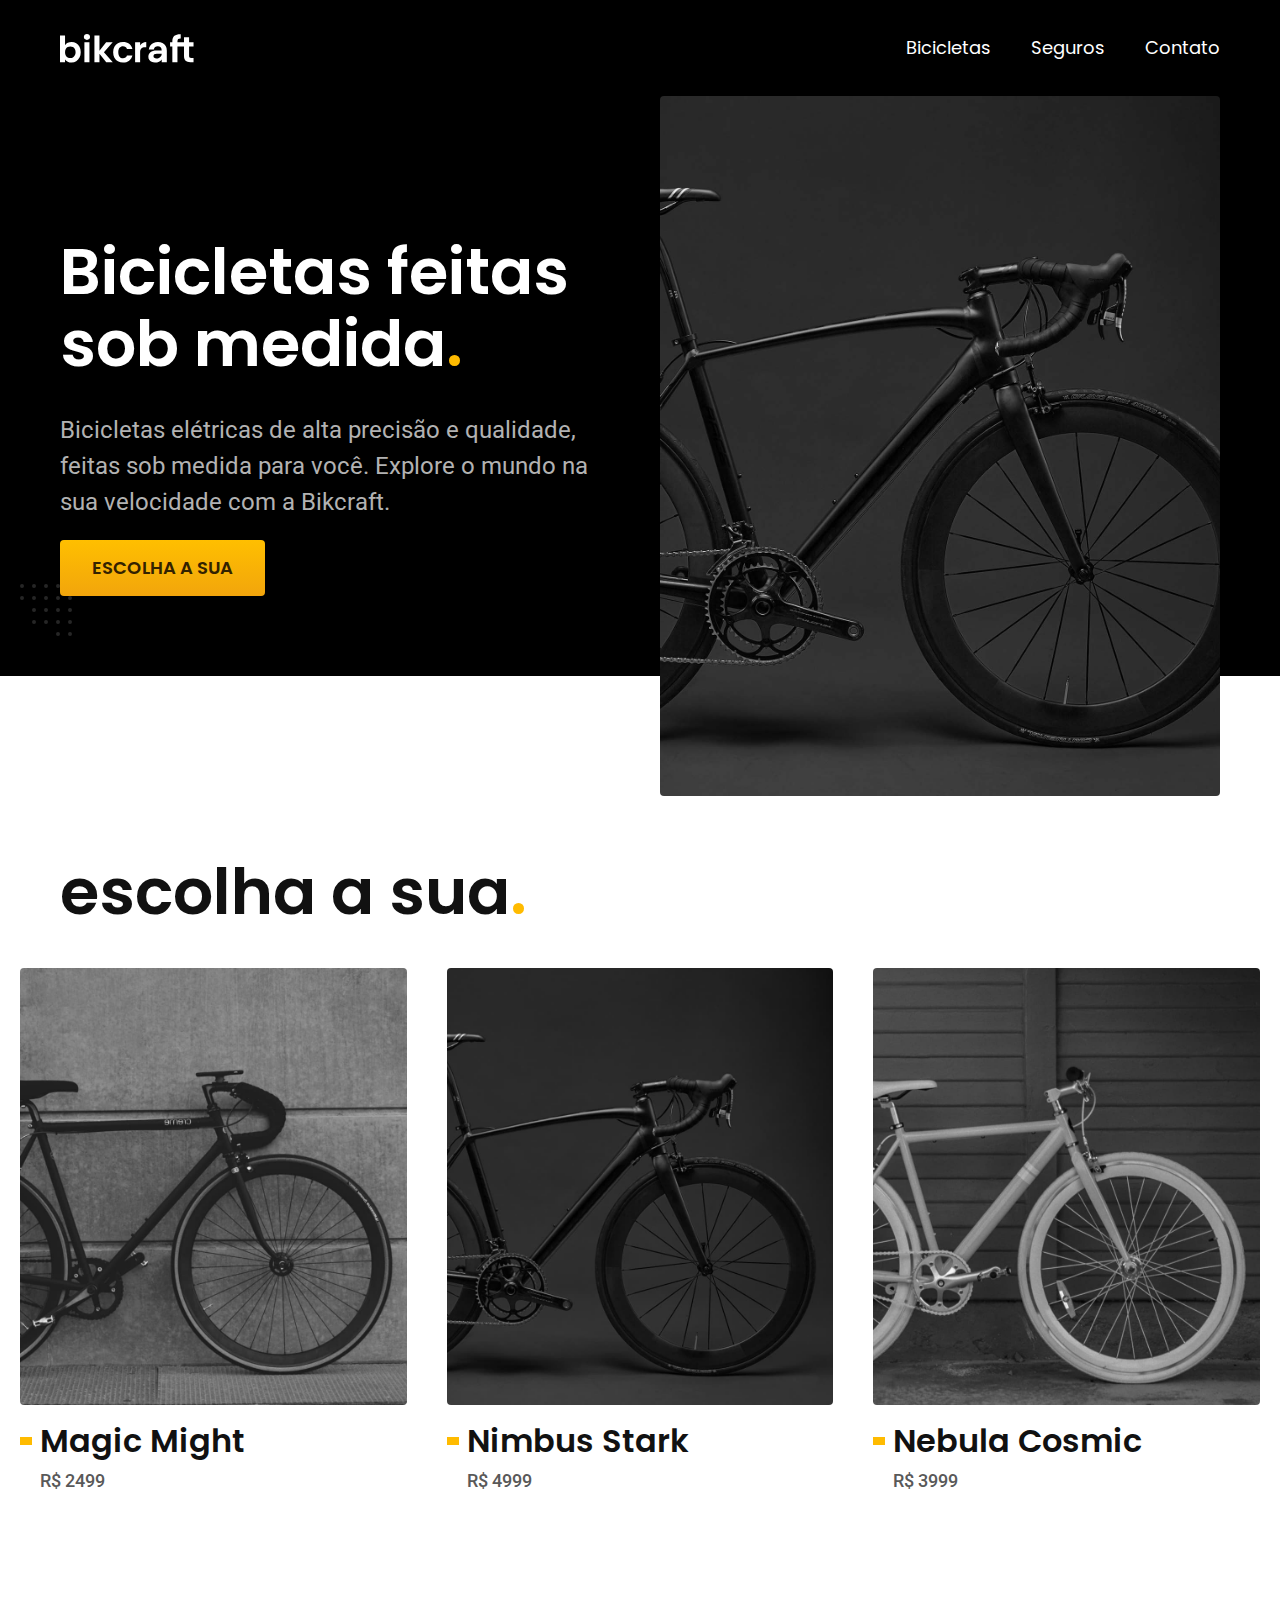
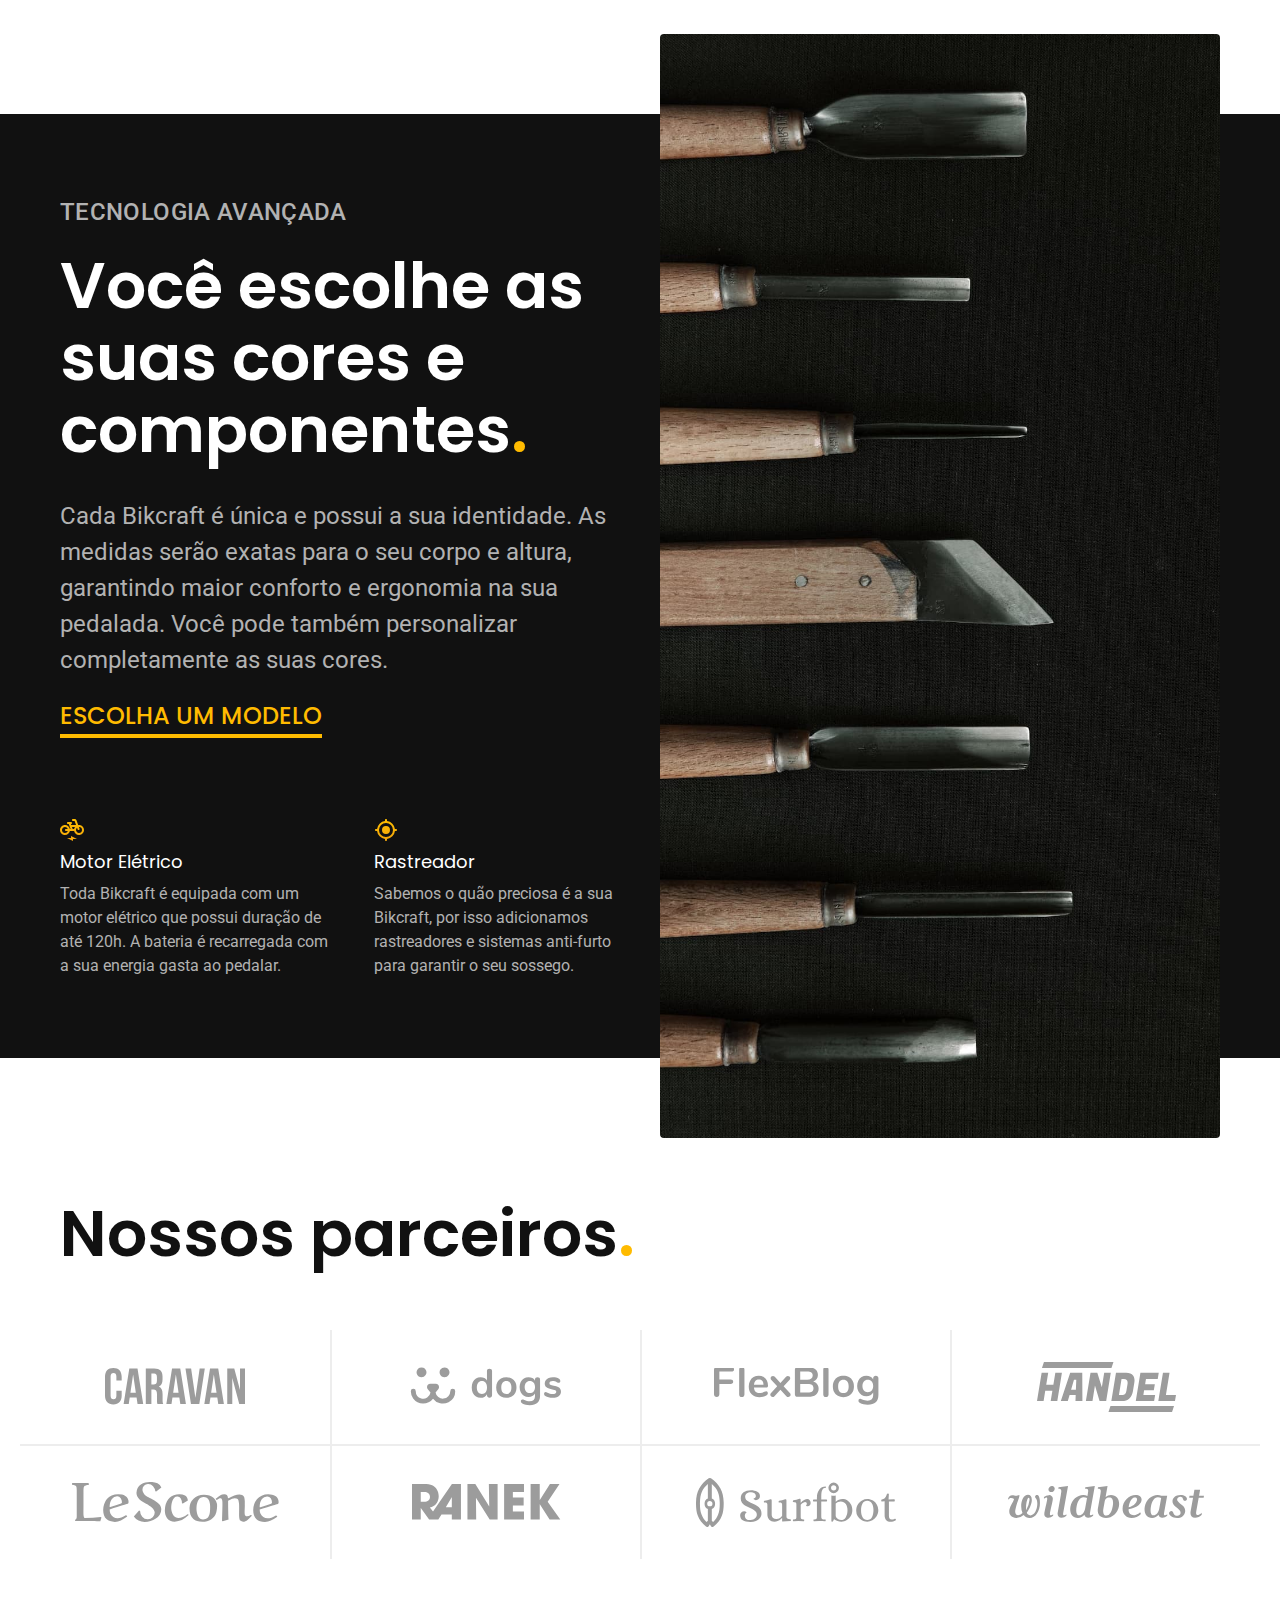
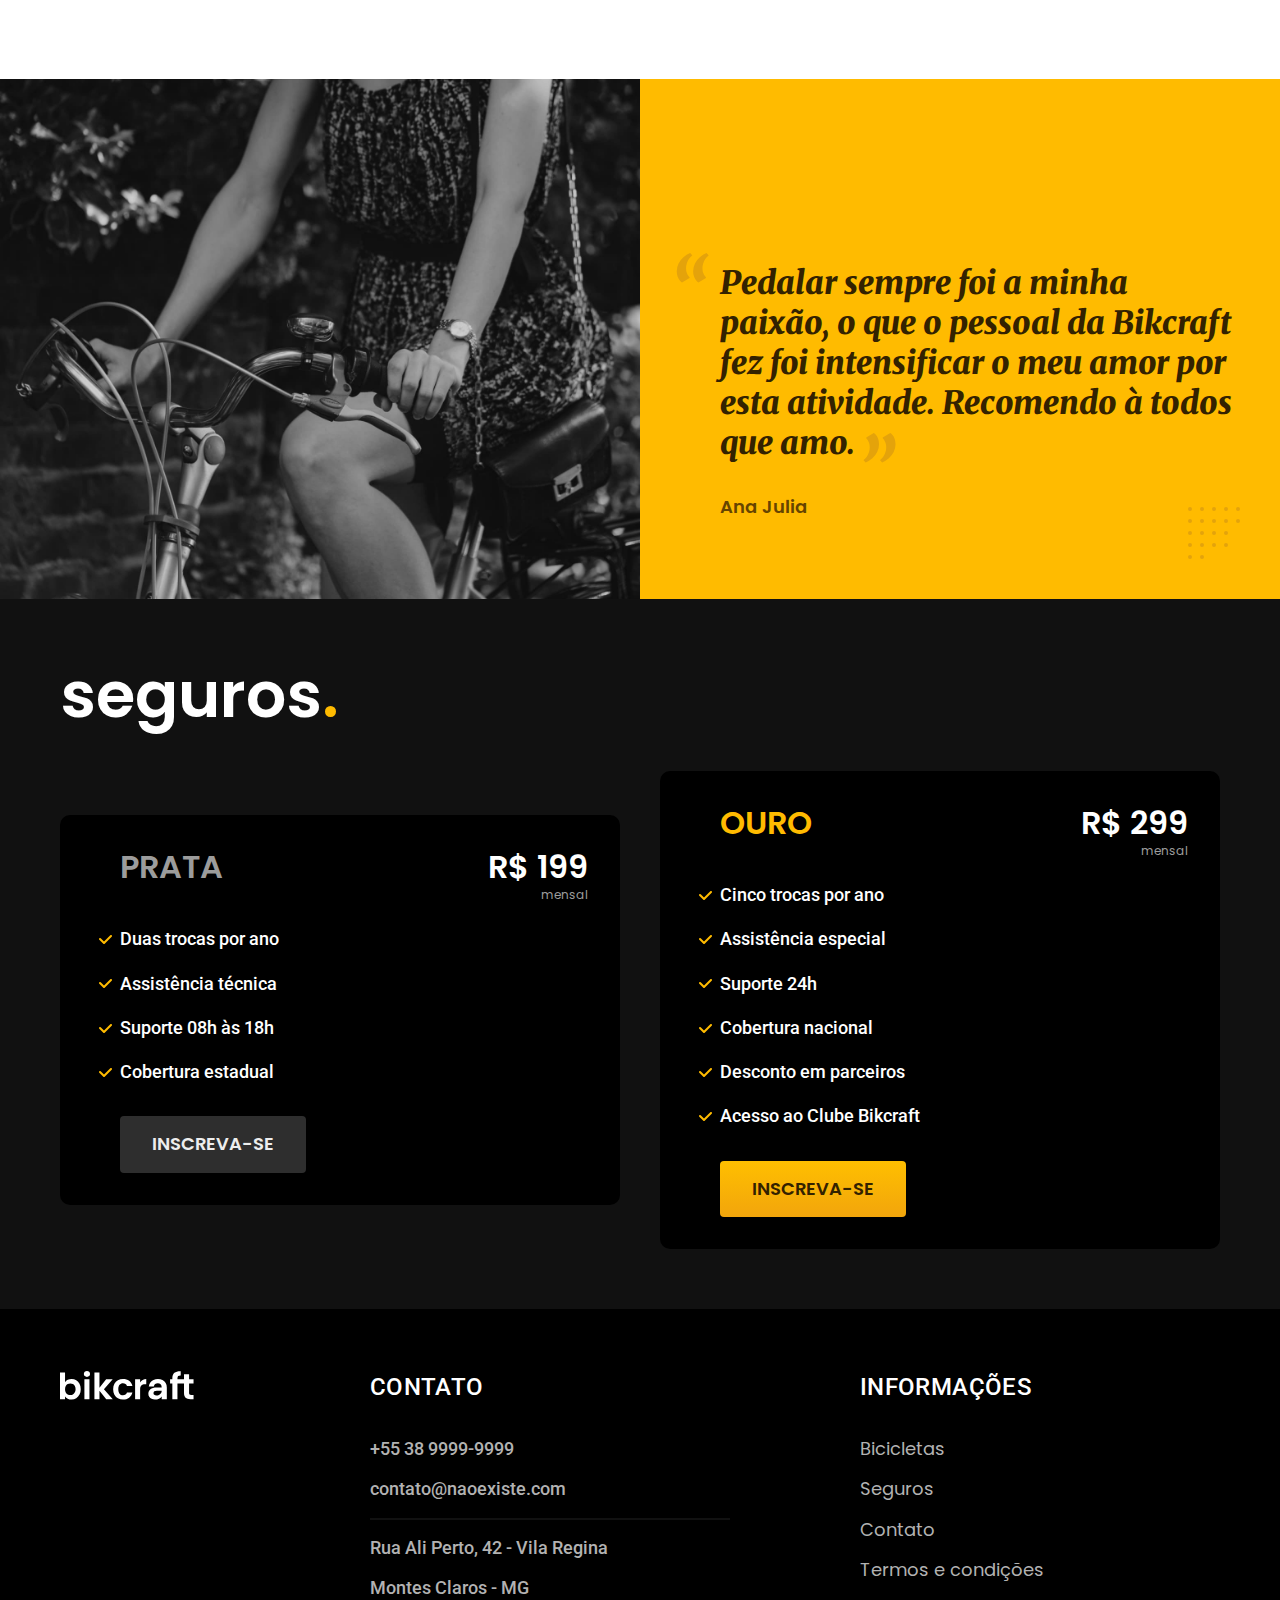
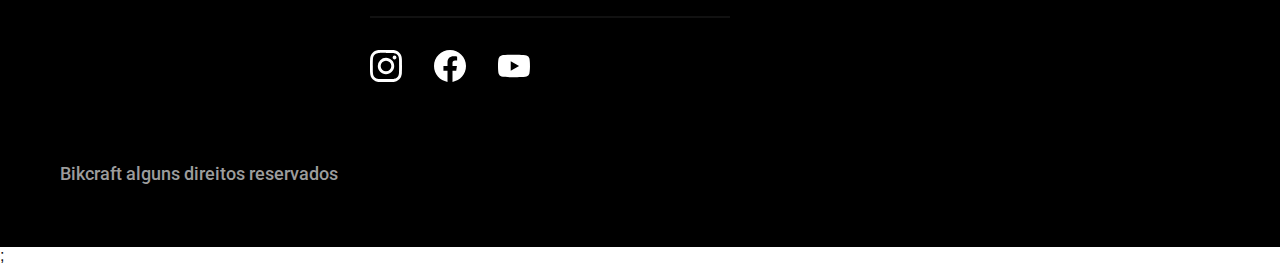
<file: index.html>
<!DOCTYPE html>
<html lang="pt-br">

<head>
  <meta charset="UTF-8">
  <meta name="viewport" content="width=device-width, initial-scale=1.0">

  <title>Bikcraft - Bicicletas Elétricas</title>
  <meta name="description" content="Bicicletas elétricas de alta precisão e qualidade,  feitas sob medida para o cliente. Explore o mundo na sua velocidade com a Bikcraft.">


  <link rel="icon" href="./favicon.svg" type="image/svg+xml">
  <link rel="preload" href="./css/style.min.css" as="style">
  <link rel="stylesheet" href="./css/style.min.css">

  <link rel="preconnect" href="https://fonts.googleapis.com">
  <link rel="preconnect" href="https://fonts.gstatic.com" crossorigin>
  <link href="https://fonts.googleapis.com/css2?family=Merriweather:ital,wght@1,900&family=Poppins:wght@400;600&family=Roboto:wght@400;500&display=swap" rel="stylesheet">

  <script>document.documentElement.classList.add("js")</script>
</head>

<body>
  <header class="header-bg">
    <div class="container header">
      <a href="./">
        <img src="./img/bikcraft.svg" alt="Bikcraft">
      </a>

      <nav aria-label="primaria">
        <ul class="header-menu font-1-m cor-0">
          <li><a href="./bicicletas.html">Bicicletas</a></li>
          <li><a href="./seguros.html">Seguros</a></li>
          <li><a href="./contato.html">Contato</a></li>
        </ul>
      </nav>
    </div>
  </header>

  <main class="introducao-bg">
    <div class="introducao container">
      <div class="introducao-conteudo">
        <h1 data-anime="250" class="font-1-xxl cor-0">Bicicletas feitas sob medida<span class="cor-p1">.</span></h1>
        <p data-anime="500" class="font-2-l cor-5">Bicicletas elétricas de alta precisão e qualidade, feitas sob medida para você. Explore o mundo na sua velocidade com a Bikcraft.</p>
        <a data-anime="500" class="botao" href="./bicicletas.html">Escolha a sua</a>
      </div>
      <div>
        <img src="./img/fotos/introducao.jpg" alt="Bicicleta elétrica preta.">
      </div>
    </div>
  </main>

  <article class="bicicletas-lista">
    <h2 class="font-1-xxl container">escolha a sua<span class="cor-p1">.</span></h2>

    <ul>
      <li>
        <a href="./bicicletas/magic.html">
          <img src="./img/bicicletas/magic-home.jpg" alt="Bicicleta preta">
          <h3 class="font-1-xl">Magic Might</h3>
          <span class="font-2-m cor-8">R$ 2499</span>
        </a>
      </li>
      <li>
        <a href="./bicicletas/nimbus.html">
          <img src="./img/bicicletas/nimbus-home.jpg" alt="Bicicleta preta">
          <h3 class="font-1-xl">Nimbus Stark</h3>
          <span class="font-2-m cor-8">R$ 4999</span>
        </a>
      </li>
      <li>
        <a href="./bicicletas/nebula.html">
          <img src="./img/bicicletas/nebula-home.jpg" alt="Bicicleta preta">
          <h3 class="font-1-xl">Nebula Cosmic</h3>
          <span class="font-2-m cor-8">R$ 3999</span>
        </a>
      </li>
    </ul>
  </article>

  <article class="tecnologia-bg">
    <div class="tecnologia container">
      <div class="tecnologia-conteudo">
        <span class="font-2-l-b cor-5">Tecnologia Avançada</span>
        <h2 class="font-1-xxl cor-0">Você escolhe as suas cores e componentes<span class="cor-p1">.</span></h2>
        <p class="font-2-l cor-5">Cada Bikcraft é única e possui a sua identidade. As medidas serão exatas para o seu corpo e altura, garantindo maior conforto e ergonomia na sua pedalada. Você pode também personalizar completamente as suas cores.</p>
        <a class="link" href="./bicicletas.html">Escolha um Modelo</a>
        <div class="tecnologia-vantagens">
          <div>
            <img src="./img/icones/eletrica.svg" alt="">
            <h3 class="font-1-m cor-0">Motor Elétrico</h3>
            <p class="font-2-s cor-5">Toda Bikcraft é equipada com um motor elétrico que possui duração de até 120h. A bateria é recarregada com a sua energia gasta ao pedalar.</p>
          </div>
          <div>
            <img src="./img/icones/rastreador.svg" alt="">
            <h3 class="font-1-m cor-0">Rastreador</h3>
            <p class="font-2-s cor-5">Sabemos o quão preciosa é a sua Bikcraft, por isso adicionamos rastreadores e sistemas anti-furto para garantir o seu sossego.</p>
          </div>
        </div>
      </div>
      <div class="tecnologia-imagem">
        <img src="./img/fotos/tecnologia.jpg" alt="">
      </div>
    </div>
  </article>

  <section class="parceiros" aria-label="Nossos Parceiros">
    <h2 class="font-1-xxl container">Nossos parceiros<span class="cor-p1">.</span></h2>

    <ul>
      <li><img src="./img/parceiros/caravan.svg" alt=""></li>
      <li><img src="./img/parceiros/dogs.svg" alt=""></li>
      <li><img src="./img/parceiros/flexblog.svg" alt=""></li>
      <li><img src="./img/parceiros/handel.svg" alt=""></li>
      <li><img src="./img/parceiros/lescone.svg" alt=""></li>
      <li><img src="./img/parceiros/ranek.svg" alt=""></li>
      <li><img src="./img/parceiros/surfbot.svg" alt=""></li>
      <li><img src="./img/parceiros/wildbeast.svg" alt=""></li>
    </ul>
  </section>
  <section class="depoimento" aria-label="Depoimento">
    <div>
      <img src="./img/fotos/depoimento.jpg" alt="Pessoa pedalando em uma bikcraft">
    </div>
    <div class="depoimento-conteudo">
      <blockquote class="font-1-xl cor-p5">
        <p>Pedalar sempre foi a minha paixão, o que o pessoal da Bikcraft fez foi intensificar o meu amor por esta atividade. Recomendo à todos que amo.</p>
      </blockquote>
      <span class="font-1-m-b cor-p4">Ana Julia</span>
    </div>
  </section>

  <article class="seguros-bg">
    <div class="seguros container">
      <h2 class="font-1-xxl cor-0">seguros<span class="cor-p1">.</span></h2>
      <div class="seguros-item">
        <h3 class="font-1-xl cor-6">PRATA</h3>
        <span class="font-1-xl cor-0">R$ 199 <span class="font-1-xs cor-6">mensal</span></span>
        <ul class="font-2-m cor-0">
          <li>Duas trocas por ano</li>
          <li>Assistência técnica</li>
          <li>Suporte 08h às 18h</li>
          <li>Cobertura estadual</li>
        </ul>
        <a class="botao secundario" href="./orcamento.html">Inscreva-se</a>
      </div>
      <div class="seguros-item">
        <h3 class="font-1-xl cor-p1">OURO</h3>
        <span class="font-1-xl cor-0">R$ 299 <span class="font-1-xs cor-6">mensal</span></span>
        <ul class="font-2-m cor-0">
          <li>Cinco trocas por ano</li>
          <li>Assistência especial</li>
          <li>Suporte 24h</li>
          <li>Cobertura nacional</li>
          <li>Desconto em parceiros</li>
          <li>Acesso ao Clube Bikcraft</li>
        </ul>
        <a class="botao" href="./orcamento.html">Inscreva-se</a>
      </div>
    </div>
  </article>
  <footer class="footer-bg">
    <div class="footer container">
      <img src="./img/bikcraft.svg" alt="Bikcraft">
      <div class="footer-contato">
        <h3 class="font-2-l-b cor-0">Contato</h3>
        <ul class="font-2-m cor-5">
          <li><a href="tel:+553899999999">+55 38 9999-9999</a></li>
          <li><a href="mailto:contato@naoexiste.com">contato@naoexiste.com</a></li>
          <li>Rua Ali Perto, 42 - Vila Regina</li>
          <li>Montes Claros - MG</li>
        </ul>
        <div class="footer-redes">
          <a href="./">
            <img src="./img/redes/instagram.svg" alt="Instagram">
          </a>
          <a href="./">
            <img src="./img/redes/facebook.svg" alt="Facebook">
          </a>
          <a href="./">
            <img src="./img/redes/youtube.svg" alt="Youtube">
          </a>
        </div>
      </div>
      <div class="footer-informacoes">
        <h3 class="font-2-l-b cor-0">Informações</h3>
        <nav>
          <ul class="font-1-m cor-5">
            <li><a href="./bicicletas.html">Bicicletas</a></li>
            <li><a href="./seguros.html">Seguros</a></li>
            <li><a href="./contato.html">Contato</a></li>
            <li><a href="./termos.html">Termos e condições</a></li>
          </ul>
        </nav>
      </div>
      <p class="font-2-m cor-6 footer-copy">Bikcraft alguns direitos reservados</p>
    </div>
  </footer>
  <script src="./js/plugin/simple-anime.js"></script>;
  <script src="./js/script.js"></script>
</body>

</html>
</file>
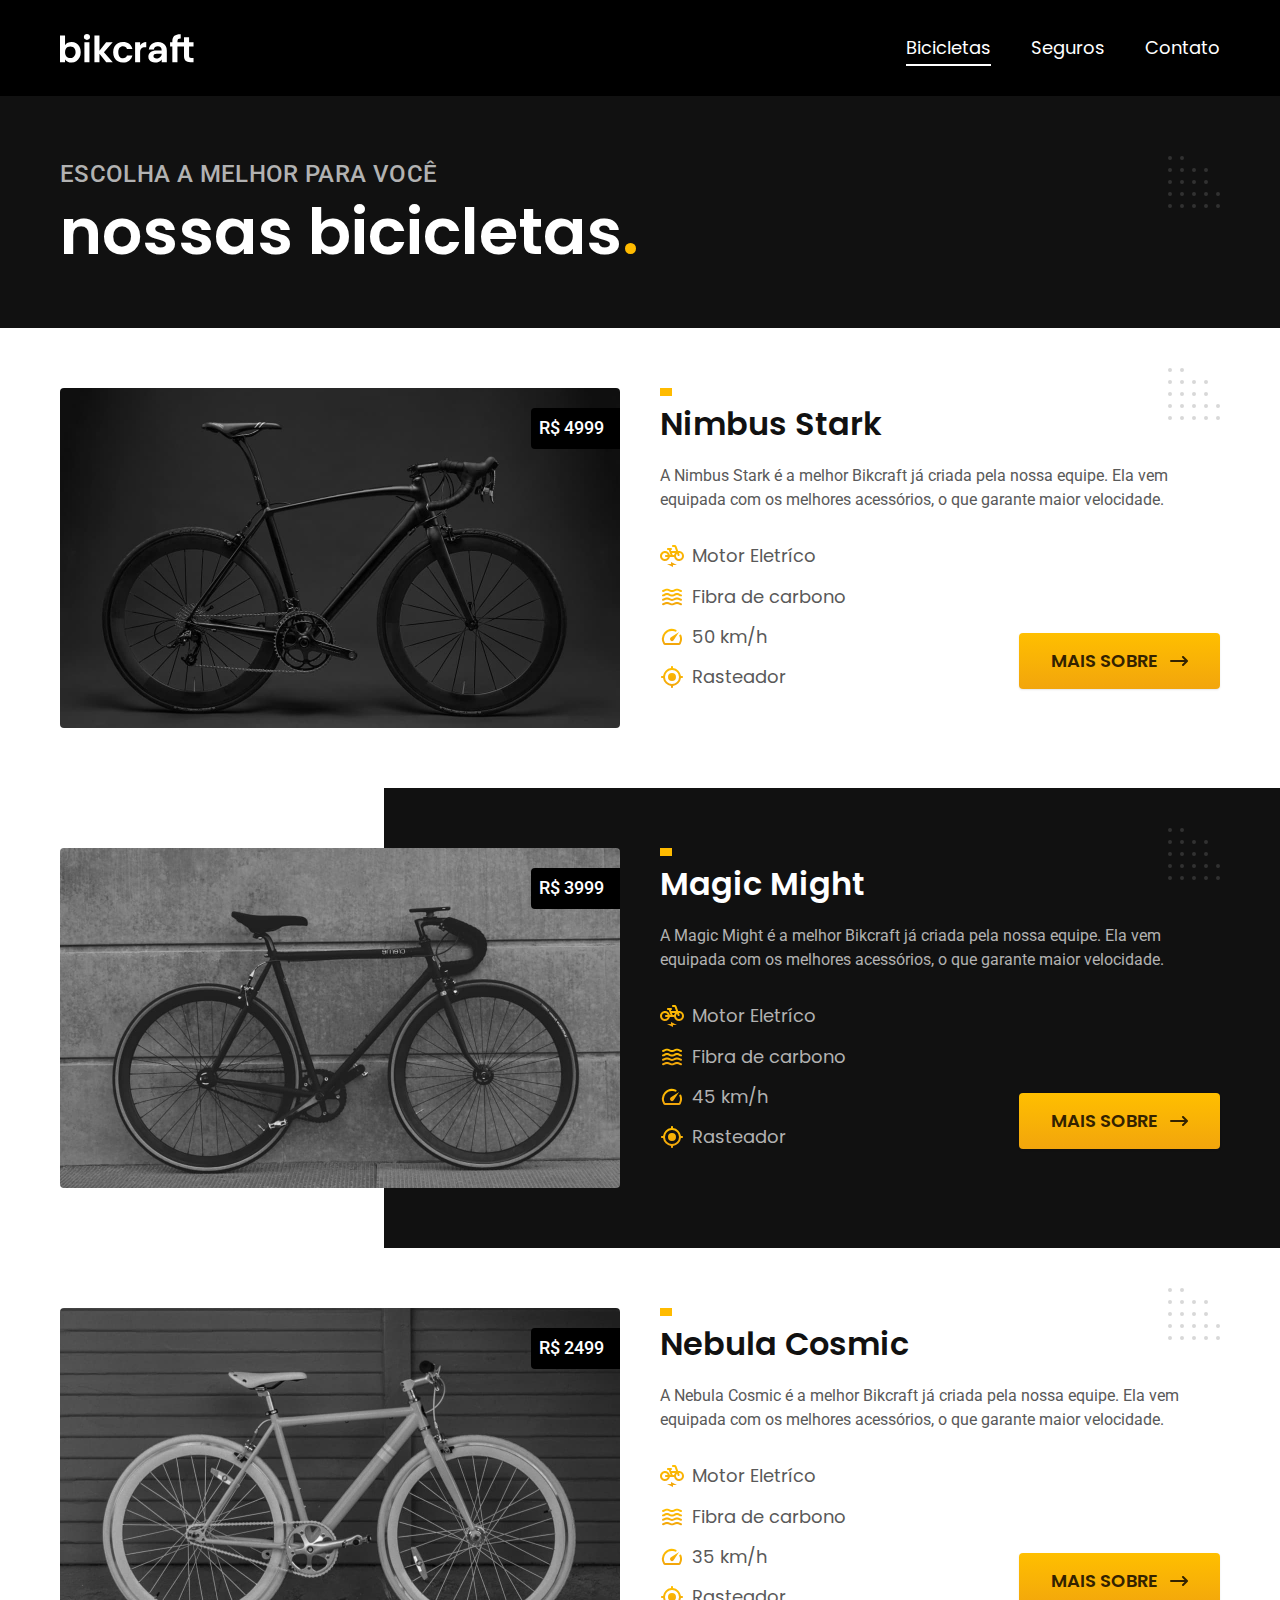
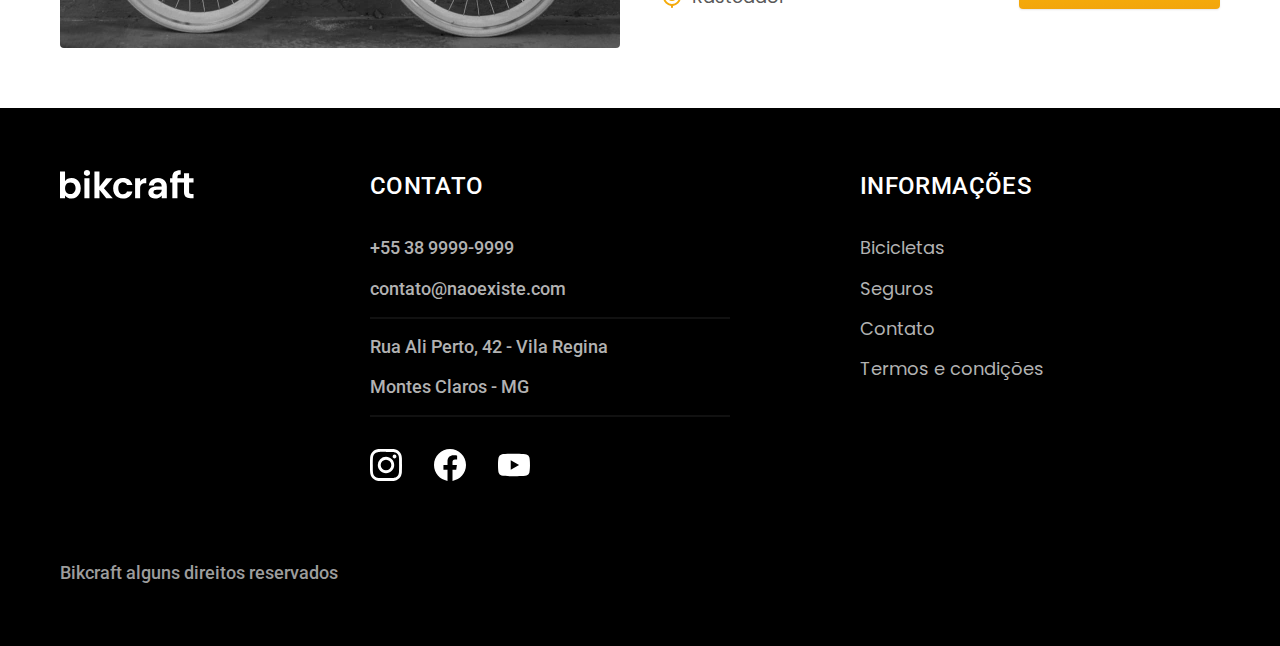
<file: bicicletas.html>
<!DOCTYPE html>
<html lang="pt-br">

<head>
  <meta charset="UTF-8">
  <meta name="viewport" content="width=device-width, initial-scale=1.0">

  <title>Bicicletas | Bikcraft</title>
  <meta name="description" content="Termos e condiçoes bikcraft">

  <link rel="icon" href="./favicon.svg" type="image/svg+xml">
  <link rel="preload" href="./css/style.min.css" as="style">
  <link rel="stylesheet" href="./css/style.min.css">

  <link rel="preconnect" href="https://fonts.googleapis.com">
  <link rel="preconnect" href="https://fonts.gstatic.com" crossorigin>
  <link href="https://fonts.googleapis.com/css2?family=Merriweather:ital,wght@1,900&family=Poppins:wght@400;600&family=Roboto:wght@400;500&display=swap" rel="stylesheet">
  <script>document.documentElement.classList.add("js")</script>
</head>

<body id="bicicletas">
  <header class="header-bg">
    <div class="container header">
      <a href="./">
        <img src="./img/bikcraft.svg" alt="Bikcraft">
      </a>

      <nav aria-label="primaria">
        <ul class="header-menu font-1-m cor-0">
          <li><a href="./bicicletas.html">Bicicletas</a></li>
          <li><a href="./seguros.html">Seguros</a></li>
          <li><a href="./contato.html">Contato</a></li>
        </ul>
      </nav>
    </div>
  </header>

  <main>
    <div class="titulo-bg">
      <div class="titulo container">
        <p class="font-2-l-b cor-5">Escolha a melhor para você</p>
        <h1 class="font-1-xxl cor-0">nossas bicicletas<span class="cor-p1">.</span></h1>
      </div>
    </div>

    <div class="bicicletas container">
      <div class="bicicletas-imagem">
        <img src="./img/bicicletas/nimbus.jpg" alt="Bicicleta Nimbus">
        <span class="font-2-m cor-0">R$ 4999</span>
      </div>
      <div class="bicicletas-conteudo">
        <h2 class="font-1-xl">Nimbus Stark</h2>
        <p class="font-2-s cor-8">A Nimbus Stark é a melhor Bikcraft já criada pela nossa equipe. Ela vem equipada com os melhores acessórios, o que garante maior velocidade.</p>
        <ul class="font-1-m cor-8">
          <li><img src="./img/icones/eletrica.svg" alt="">Motor Eletríco</li>
          <li><img src="./img/icones/carbono.svg" alt="">Fibra de carbono</li>
          <li><img src="./img/icones/velocidade.svg" alt="">50 km/h</li>
          <li><img src="./img/icones/rastreador.svg" alt="">Rasteador</li>
        </ul>
        <a href="./bicicletas/nimbus.html" class="botao seta">Mais Sobre</a>
      </div>
    </div>

    <div class="bicicletas-bg">
      <div class="bicicletas container">
        <div class="bicicletas-imagem">
          <img src="./img/bicicletas/magic.jpg" alt="Bicicleta Nimbus">
          <span class="font-2-m cor-0">R$ 3999</span>
        </div>
        <div class="bicicletas-conteudo">
          <h2 class="font-1-xl cor-0">Magic Might</h2>
          <p class="font-2-s cor-5">A Magic Might é a melhor Bikcraft já criada pela nossa equipe. Ela vem equipada com os melhores acessórios, o que garante maior velocidade.</p>
          <ul class="font-1-m cor-5">
            <li><img src="./img/icones/eletrica.svg" alt="">Motor Eletríco</li>
            <li><img src="./img/icones/carbono.svg" alt="">Fibra de carbono</li>
            <li><img src="./img/icones/velocidade.svg" alt="">45 km/h</li>
            <li><img src="./img/icones/rastreador.svg" alt="">Rasteador</li>
          </ul>
          <a href="./bicicletas/magic.html" class="botao seta">Mais Sobre</a>
        </div>
      </div>
    </div>

    <div class="bicicletas container">
      <div class="bicicletas-imagem">
        <img src="./img/bicicletas/nebula.jpg" alt="Bicicleta Nimbus">
        <span class="font-2-m cor-0">R$ 2499</span>
      </div>
      <div class="bicicletas-conteudo">
        <h2 class="font-1-xl">Nebula Cosmic</h2>
        <p class="font-2-s cor-8">A Nebula Cosmic é a melhor Bikcraft já criada pela nossa equipe. Ela vem equipada com os melhores acessórios, o que garante maior velocidade.</p>
        <ul class="font-1-m cor-8">
          <li><img src="./img/icones/eletrica.svg" alt="">Motor Eletríco</li>
          <li><img src="./img/icones/carbono.svg" alt="">Fibra de carbono</li>
          <li><img src="./img/icones/velocidade.svg" alt="">35 km/h</li>
          <li><img src="./img/icones/rastreador.svg" alt="">Rasteador</li>
        </ul>
        <a href="./bicicletas/nebula.html" class="botao seta">Mais Sobre</a>
      </div>
    </div>
  </main>

  <footer class="footer-bg">
    <div class="footer container">
      <img src="./img/bikcraft.svg" alt="Bikcraft">
      <div class="footer-contato">
        <h3 class="font-2-l-b cor-0">Contato</h3>
        <ul class="font-2-m cor-5">
          <li><a href="tel:+553899999999">+55 38 9999-9999</a></li>
          <li><a href="mailto:contato@naoexiste.com">contato@naoexiste.com</a></li>
          <li>Rua Ali Perto, 42 - Vila Regina</li>
          <li>Montes Claros - MG</li>
        </ul>
        <div class="footer-redes">
          <a href="./">
            <img src="./img/redes/instagram.svg" alt="Instagram">
          </a>
          <a href="./">
            <img src="./img/redes/facebook.svg" alt="Facebook">
          </a>
          <a href="./">
            <img src="./img/redes/youtube.svg" alt="Youtube">
          </a>
        </div>
      </div>
      <div class="footer-informacoes">
        <h3 class="font-2-l-b cor-0">Informações</h3>
        <nav>
          <ul class="font-1-m cor-5">
            <li><a href="./bicicletas.html">Bicicletas</a></li>
            <li><a href="./seguros.html">Seguros</a></li>
            <li><a href="./contato.html">Contato</a></li>
            <li><a href="./termos.html">Termos e condições</a></li>
          </ul>
        </nav>
      </div>
      <p class="font-2-m cor-6 footer-copy">Bikcraft alguns direitos reservados</p>
    </div>
  </footer>
  <script src="./js/script.js"></script>
</body>

</html>
</file>
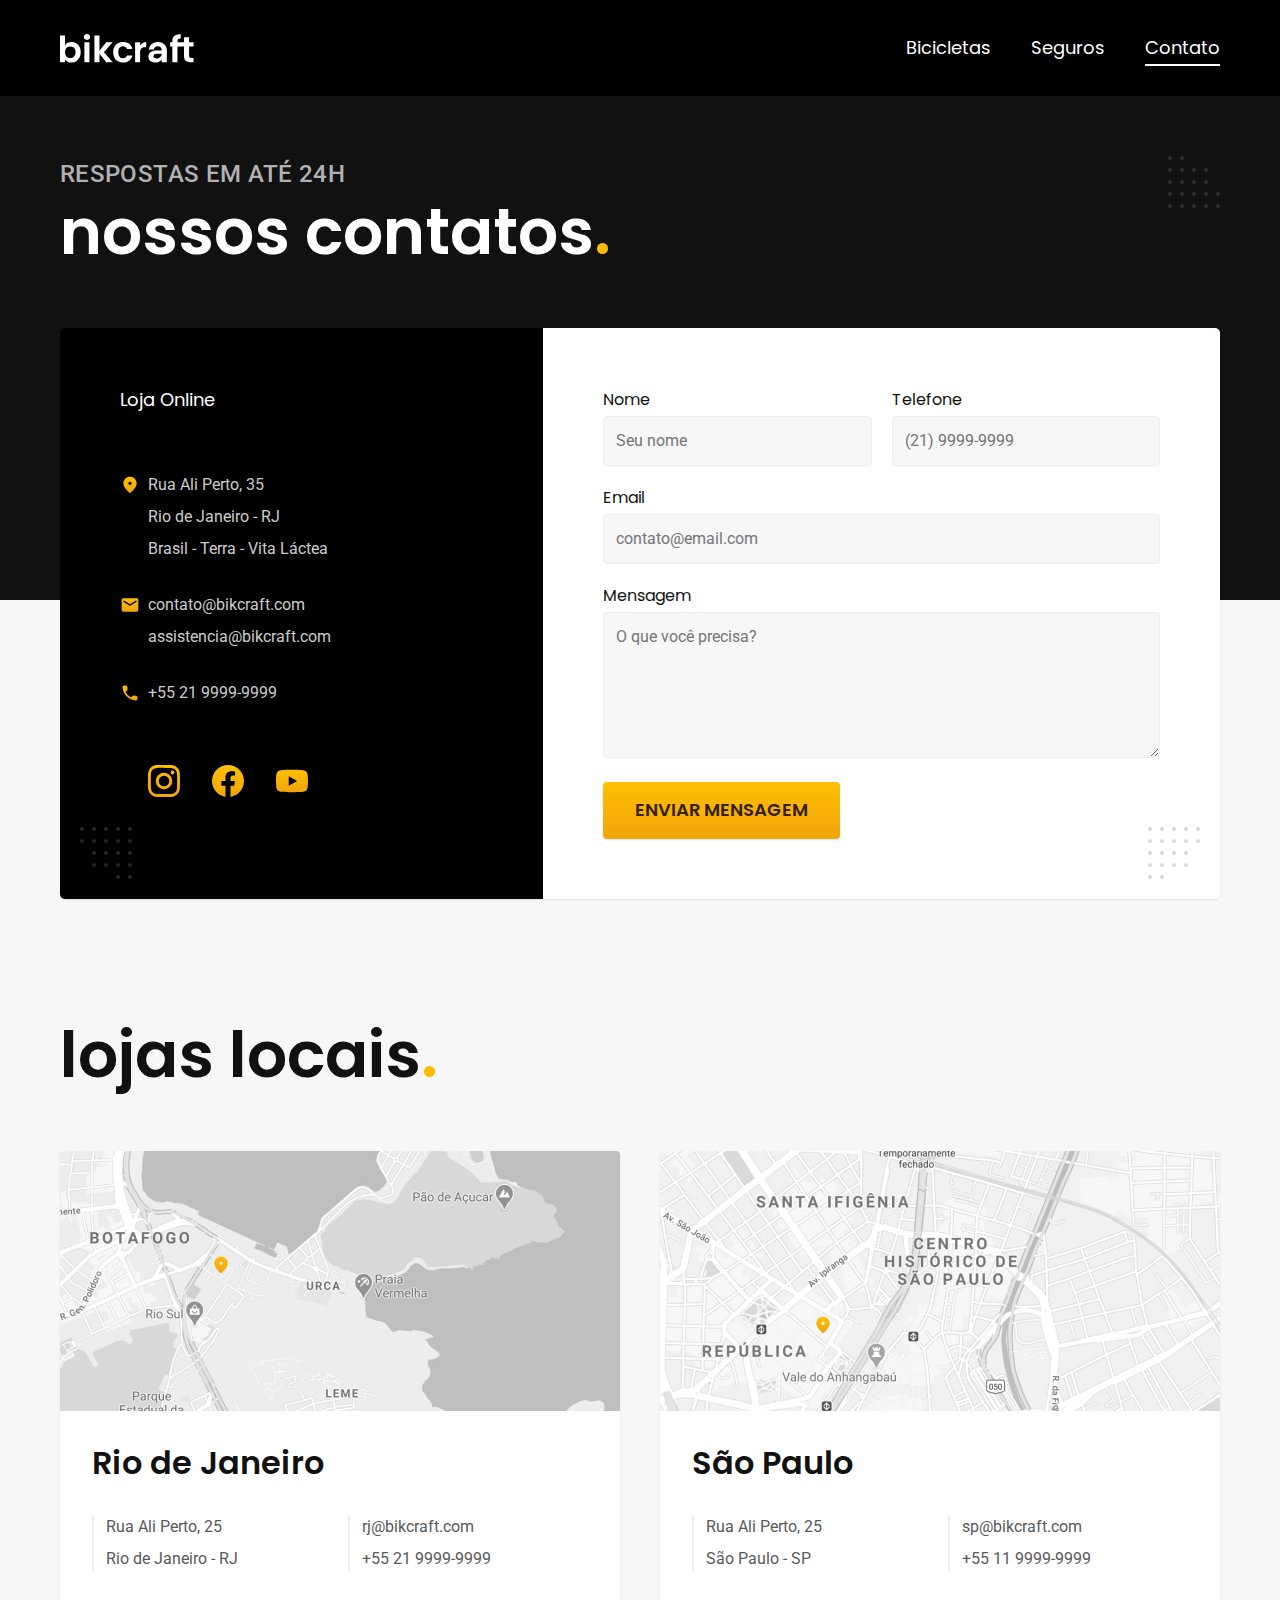
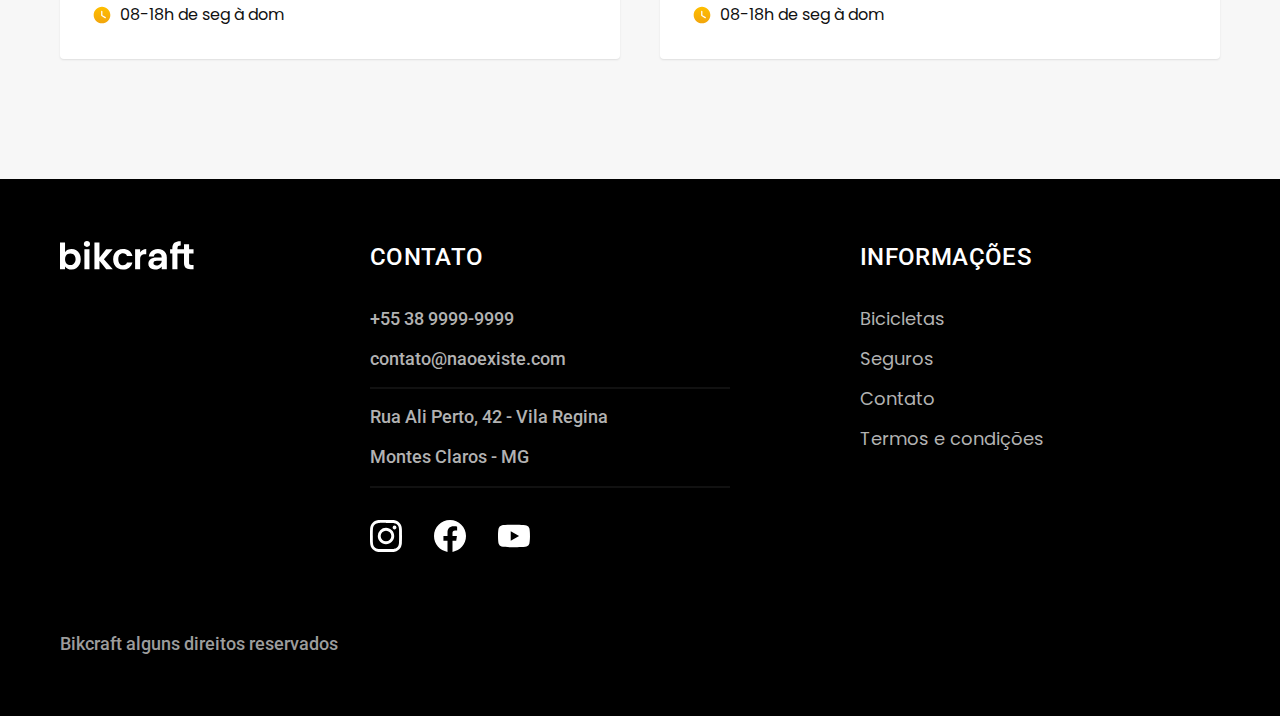
<file: contato.html>
<!DOCTYPE html>
<html lang="pt-br">

<head>
  <meta charset="UTF-8">
  <meta name="viewport" content="width=device-width, initial-scale=1.0">

  <title>Contato | Bikcraft</title>
  <meta name="description" content="Termos e condiçoes bikcraft">

  <link rel="icon" href="./favicon.svg" type="image/svg+xml">
  <link rel="preload" href="./css/style.min.css" as="style">
  <link rel="stylesheet" href="./css/style.min.css">

  <link rel="preconnect" href="https://fonts.googleapis.com">
  <link rel="preconnect" href="https://fonts.gstatic.com" crossorigin>
  <link href="https://fonts.googleapis.com/css2?family=Merriweather:ital,wght@1,900&family=Poppins:wght@400;600&family=Roboto:wght@400;500&display=swap" rel="stylesheet">
  <script>document.documentElement.classList.add("js")</script>
</head>

<body id="contato">
  <header class="header-bg">
    <div class="container header">
      <a href="./">
        <img src="./img/bikcraft.svg" alt="Bikcraft">
      </a>

      <nav aria-label="primaria">
        <ul class="header-menu font-1-m cor-0">
          <li><a href="./bicicletas.html">Bicicletas</a></li>
          <li><a href="./seguros.html">Seguros</a></li>
          <li><a href="./contato.html">Contato</a></li>
        </ul>
      </nav>
    </div>
  </header>

  <main>
    <div class="titulo-bg">
      <div class="titulo container">
        <p class="font-2-l-b cor-5">Respostas em até 24h</p>
        <h1 class="font-1-xxl cor-0">nossos contatos<span class="cor-p1">.</span></h1>
      </div>
    </div>
    <div class="contato container">
      <section class="contato-dados" aria-label="Endereço">
        <h2 class="font-1-m cor-0">Loja Online</h2>
        <div class="contato-endereco font-2-s cor-4">
          <p>Rua Ali Perto, 35</p>
          <p>Rio de Janeiro - RJ</p>
          <p>Brasil - Terra - Vita Láctea</p>
        </div>
        <address class="contato-meios font-2-s cor-4">
          <a href="mailto:contato@bikcraft.com">contato@bikcraft.com</a>
          <a href="mailto:assistencia@bikcraft.com">assistencia@bikcraft.com</a>
          <a href="tel:+552199999999">+55 21 9999-9999</a>
        </address>
        <div class="contato-redes">
          <a href="./">
            <img src="./img/redes/instagram-p.svg" alt="Instagram">
          </a>
          <a href="./">
            <img src="./img/redes/facebook-p.svg" alt="Facebook">
          </a>
          <a href="./">
            <img src="./img/redes/youtube-p.svg" alt="Youtube">
          </a>
        </div>
      </section>
      <section class="contato-formulario" aria-label="Formulário">
        <form class="form" action="./contato.html">
          <div>
            <label for="nome">Nome</label>
            <input type="text" id="nome" name="nome" placeholder="Seu nome">
          </div>
          <div>
            <label for="telefone">Telefone</label>
            <input type="text" id="telefone" name="telefone" placeholder="(21) 9999-9999">
          </div>
          <div class="col-2">
            <label for="email">Email</label>
            <input type="email" id="email" name="email" placeholder="contato@email.com">
          </div>
          <div class="col-2">
            <label for="mensagem">Mensagem</label>
            <textarea rows="5" id="mensagem" name="mensagem" placeholder="O que você precisa?"></textarea>
          </div>
          <button class="botao col-2">Enviar Mensagem</button>
        </form>
      </section>
    </div>
  </main>

  <article class="lojas container">
    <h2 class="font-1-xxl">lojas locais<span class="cor-p1">.</span></h2>
    <div class="lojas-item">
      <img src="./img/lojas/rj.jpg" alt="mapa marcando o endereço em Rua Ali Perto, 25 - Rio de Janeiro - RJ">
      <div class="lojas-conteudo">
        <h3 class="font-1-xl">Rio de Janeiro</h3>
        <div class="lojas-dados font-2-s cor-8">
          <p>Rua Ali Perto, 25</p>
          <p>Rio de Janeiro - RJ</p>
        </div>
        <div class="lojas-dados font-2-s cor-8">
          <a href="mailto:rj@bikcraft.com">rj@bikcraft.com</a>
          <a href="tel:+552199999999">+55 21 9999-9999</a>
        </div>
        <p class="lojas-tempo font-1-s"><img src="./img/icones/horario.svg" alt="">08-18h de seg à dom</p>
      </div>
    </div>

    <div class="lojas-item">
      <img src="./img/lojas/sp.jpg" alt="mapa marcando o endereço em Rua Ali Perto, 25 - São Paulo - SP">
      <div class="lojas-conteudo">
        <h3 class="font-1-xl">São Paulo</h3>
        <div class="lojas-dados font-2-s cor-8">
          <p>Rua Ali Perto, 25</p>
          <p>São Paulo - SP</p>
        </div>
        <div class="lojas-dados font-2-s cor-8">
          <a href="mailto:sp@bikcraft.com">sp@bikcraft.com</a>
          <a href="tel:+551199999999">+55 11 9999-9999</a>
        </div>
        <p class="lojas-tempo font-1-s"><img src="./img/icones/horario.svg" alt="">08-18h de seg à dom</p>
      </div>
    </div>
  </article>


  <footer class="footer-bg">
    <div class="footer container">
      <img src="./img/bikcraft.svg" alt="Bikcraft">
      <div class="footer-contato">
        <h3 class="font-2-l-b cor-0">Contato</h3>
        <ul class="font-2-m cor-5">
          <li><a href="tel:+553899999999">+55 38 9999-9999</a></li>
          <li><a href="mailto:contato@naoexiste.com">contato@naoexiste.com</a></li>
          <li>Rua Ali Perto, 42 - Vila Regina</li>
          <li>Montes Claros - MG</li>
        </ul>
        <div class="footer-redes">
          <a href="./">
            <img src="./img/redes/instagram.svg" alt="Instagram">
          </a>
          <a href="./">
            <img src="./img/redes/facebook.svg" alt="Facebook">
          </a>
          <a href="./">
            <img src="./img/redes/youtube.svg" alt="Youtube">
          </a>
        </div>
      </div>
      <div class="footer-informacoes">
        <h3 class="font-2-l-b cor-0">Informações</h3>
        <nav>
          <ul class="font-1-m cor-5">
            <li><a href="./bicicletas.html">Bicicletas</a></li>
            <li><a href="./seguros.html">Seguros</a></li>
            <li><a href="./contato.html">Contato</a></li>
            <li><a href="./termos.html">Termos e condições</a></li>
          </ul>
        </nav>
      </div>
      <p class="font-2-m cor-6 footer-copy">Bikcraft alguns direitos reservados</p>
    </div>
  </footer>
  <script src="./js/script.js"></script>
</body>

</html>
</file>
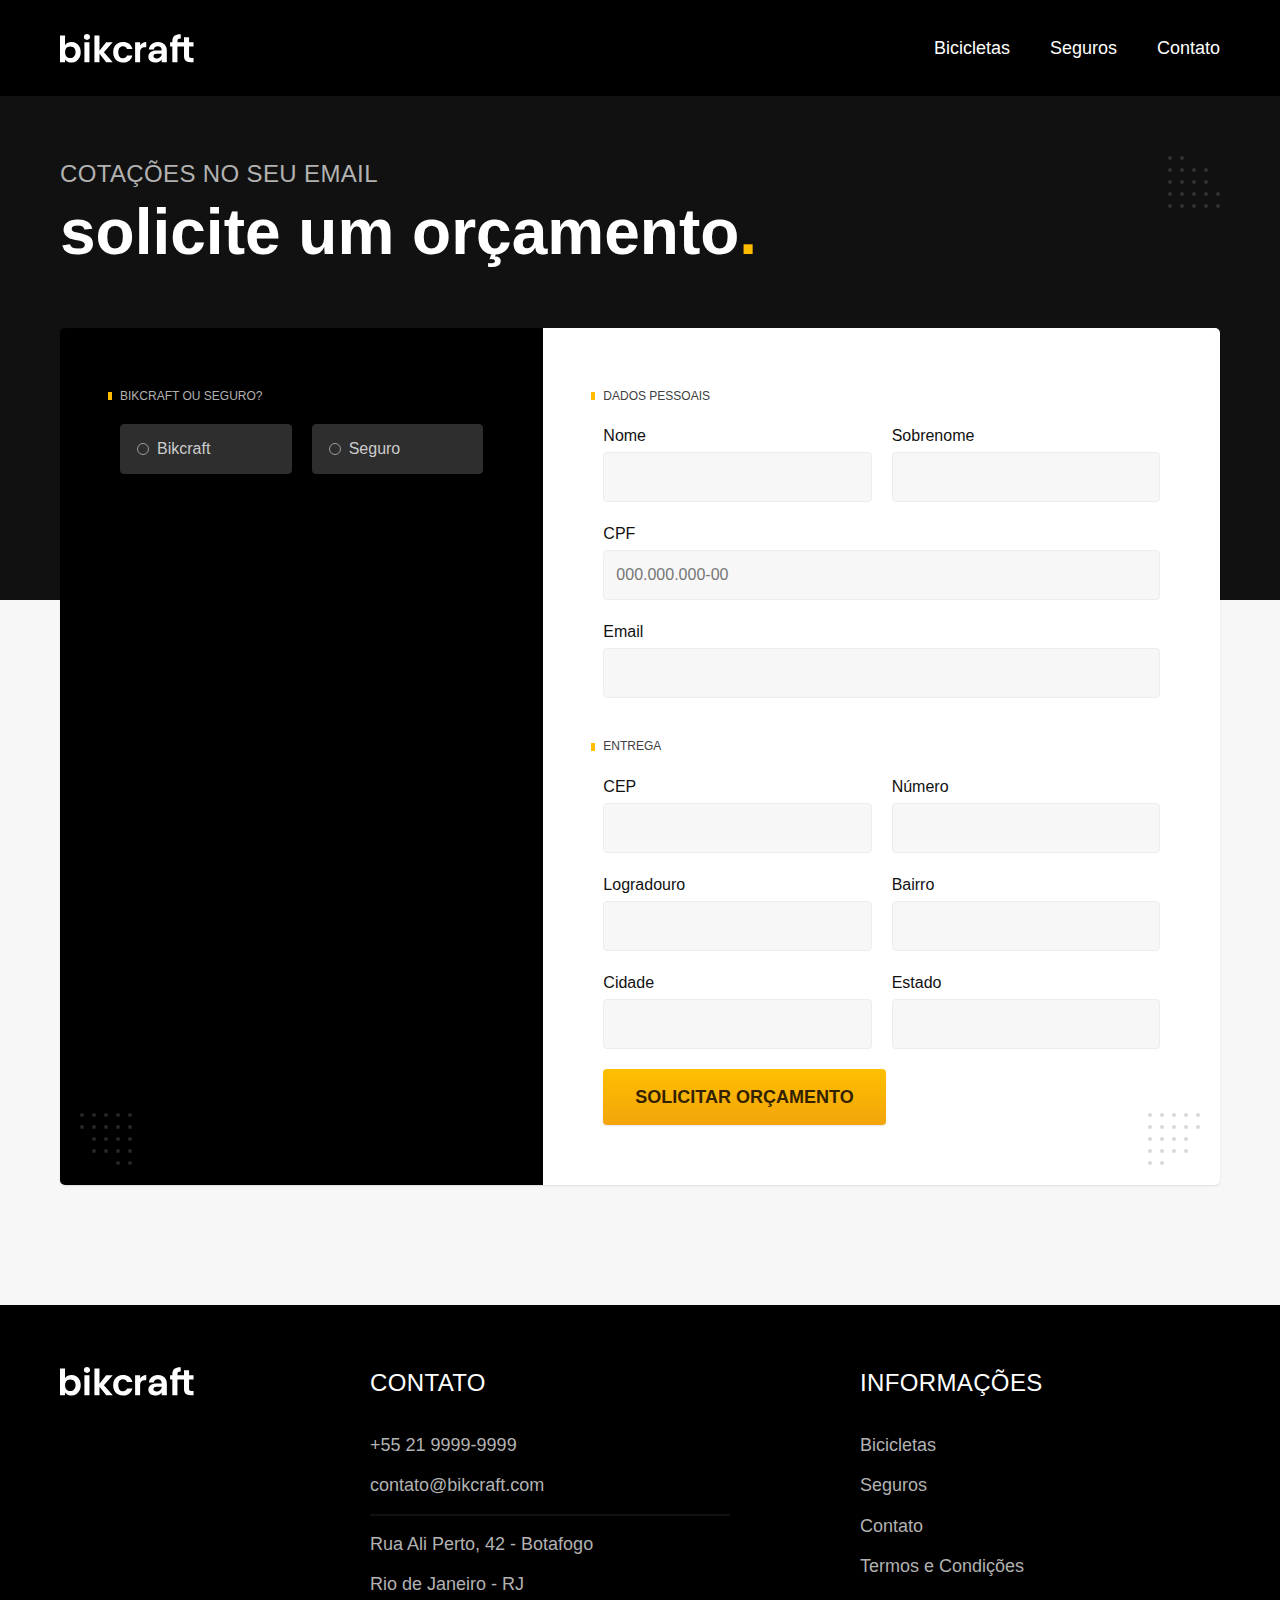
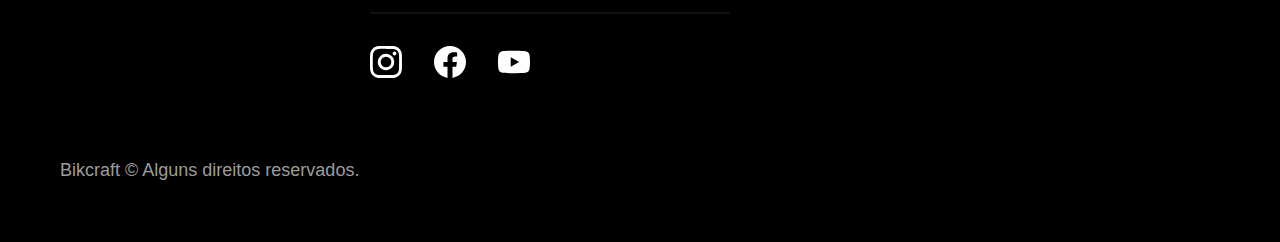
<file: orcamento.html>
<!DOCTYPE html>
<html lang="pt-br">

<head>
  <meta charset="UTF-8">
  <meta name="viewport" content="width=device-width, initial-scale=1.0">

  <title>Orçamento | Bikcraft</title>
  <meta name="description" content="Orçamento.">


  <link rel="icon" href="./favicon.svg" type="image/svg+xml">
  <link rel="preload" href="./css/style.min.css" as="style">
  <link rel="stylesheet" href="./css/style.min.css">
  <script>document.documentElement.classList.add("js")</script>
</head>

<body id="orcamento">
  <header class="header-bg">
    <div class="header container">
      <a href="./">
        <img src="./img/bikcraft.svg" alt="Bikcraft">
      </a>

      <nav aria-label="primaria">
        <ul class="header-menu font-1-m cor-0">
          <li><a href="./bicicletas.html">Bicicletas</a></li>
          <li><a href="./seguros.html">Seguros</a></li>
          <li><a href="./contato.html">Contato</a></li>
        </ul>
      </nav>
    </div>
  </header>

  <main>
    <div class="titulo-bg">
      <div class="titulo container">
        <p class="font-2-l-b cor-5">Cotações no seu email</p>
        <h1 class="font-1-xxl cor-0">solicite um orçamento<span class="cor-p1">.</span></h1>
      </div>
    </div>

    <form class="orcamento container" action="./orcamento.html">
      <div class="orcamento-produto">
        <h2 class="font-1-xs cor-5">Bikcraft ou Seguro?</h2>

        <input type="radio" name="tipo" value="bikcraft" id="bikcraft">
        <label for="bikcraft">Bikcraft</label>

        <input type="radio" name="tipo" value="seguro" id="seguro">
        <label for="seguro">Seguro</label>

        <div class="orcamento-conteudo" id="orcamento-bikcraft">
          <h2 class="font-1-xs cor-5">Escolha a sua</h2>

          <input type="radio" name="produto" value="nimbus" id="nimbus">
          <label for="nimbus">Nimbus Stark <span>R$ 4999</span></label>
          <div class="orcamento-detalhes">
            <ul class="font-1-xs cor-8">
              <li><img src="./img/icones/eletrica.svg" alt=""> Motor Elétrico</li>
              <li><img src="./img/icones/carbono.svg" alt=""> Fibra de Carbono</li>
              <li><img src="./img/icones/velocidade.svg" alt=""> 50 km/h</li>
              <li><img src="./img/icones/rastreador.svg" alt=""> Rastreador</li>
            </ul>
            <img src="./img/bicicletas/nimbus.jpg" alt="Bicicleta preta">
          </div>

          <input type="radio" name="produto" value="magic" id="magic">
          <label for="magic">Magic Might <span>R$ 2499</span></label>
          <div class="orcamento-detalhes">
            <ul class="font-1-xs cor-8">
              <li><img src="./img/icones/eletrica.svg" alt=""> Motor Elétrico</li>
              <li><img src="./img/icones/carbono.svg" alt=""> Fibra de Carbono</li>
              <li><img src="./img/icones/velocidade.svg" alt=""> 45 km/h</li>
              <li><img src="./img/icones/rastreador.svg" alt=""> Rastreador</li>
            </ul>
            <img src="./img/bicicletas/magic.jpg" alt="Bicicleta preta">
          </div>

          <input type="radio" name="produto" value="nebula" id="nebula">
          <label for="nebula">Nebula Cosmic <span>R$ 3999</span></label>
          <div class="orcamento-detalhes">
            <ul class="font-1-xs cor-8">
              <li><img src="./img/icones/eletrica.svg" alt=""> Motor Elétrico</li>
              <li><img src="./img/icones/carbono.svg" alt=""> Fibra de Carbono</li>
              <li><img src="./img/icones/velocidade.svg" alt=""> 40 km/h</li>
              <li><img src="./img/icones/rastreador.svg" alt=""> Rastreador</li>
            </ul>
            <img src="./img/bicicletas/nebula.jpg" alt="Bicicleta branca">
          </div>

        </div>

        <div class="orcamento-conteudo" id="orcamento-seguro">
          <h2 class="font-1-xs cor-5">Escolha o plano</h2>

          <input type="radio" name="produto" value="prata" id="prata">
          <label for="prata">Prata <span>R$ 199</span></label>

          <input type="radio" name="produto" value="ouro" id="ouro">
          <label for="ouro">Ouro <span>R$ 299</span></label>
        </div>
      </div>
      <div class="orcamento-dados form">
        <h2 class="font-1-xs cor-9 col-2">dados pessoais</h2>
        <div>
          <label for="nome">Nome</label>
          <input type="text" id="nome" name="nome">
        </div>
        <div>
          <label for="sobrenome">Sobrenome</label>
          <input type="text" id="sobrenome" name="sobrenome">
        </div>
        <div class="col-2">
          <label for="cpf">CPF</label>
          <input type="text" id="cpf" name="cpf" placeholder="000.000.000-00">
        </div>
        <div class="col-2">
          <label for="email">Email</label>
          <input type="email" id="email" name="email">
        </div>
        <h2 class="font-1-xs cor-9 col-2">entrega</h2>
        <div>
          <label for="cep">CEP</label>
          <input type="text" id="cep" name="cep">
        </div>
        <div>
          <label for="numero">Número</label>
          <input type="text" id="numero" name="numero">
        </div>
        <div>
          <label for="logradouro">Logradouro</label>
          <input type="text" id="logradouro" name="logradouro">
        </div>
        <div>
          <label for="bairro">Bairro</label>
          <input type="text" id="bairro" name="bairro">
        </div>
        <div>
          <label for="cidade">Cidade</label>
          <input type="text" id="cidade" name="cidade">
        </div>
        <div>
          <label for="estado">Estado</label>
          <input type="text" id="estado" name="estado">
        </div>
        <button class="botao col-2">Solicitar Orçamento</button>
      </div>
    </form>
  </main>

  <footer class="footer-bg">
    <div class="footer container">
      <img src="./img/bikcraft.svg" alt="Bikcraft">
      <div class="footer-contato">
        <h3 class="font-2-l-b cor-0">Contato</h3>
        <ul class="font-2-m cor-5">
          <li><a href="tel:+552199999999">+55 21 9999-9999</a></li>
          <li><a href="mailto:contato@bikcraft.com">contato@bikcraft.com</a></li>
          <li>Rua Ali Perto, 42 - Botafogo</li>
          <li>Rio de Janeiro - RJ</li>
        </ul>
        <div class="footer-redes">
          <a href="./">
            <img src="./img/redes/instagram.svg" alt="Instagram">
          </a>
          <a href="./">
            <img src="./img/redes/facebook.svg" alt="Facebook">
          </a>
          <a href="./">
            <img src="./img/redes/youtube.svg" alt="Youtube">
          </a>
        </div>
      </div>
      <div class="footer-informacoes">
        <h3 class="font-2-l-b cor-0">Informações</h3>
        <nav>
          <ul class="font-1-m cor-5">
            <li><a href="./bicicletas.html">Bicicletas</a></li>
            <li><a href="./seguros.html">Seguros</a></li>
            <li><a href="./contato.html">Contato</a></li>
            <li><a href="./termos.html">Termos e Condições</a></li>
          </ul>
        </nav>
      </div>
      <p class="footer-copy font-2-m cor-6">Bikcraft © Alguns direitos reservados.</p>
    </div>
  </footer>
  <script src="./js/script.js"></script>
</body>

</html>
</file>
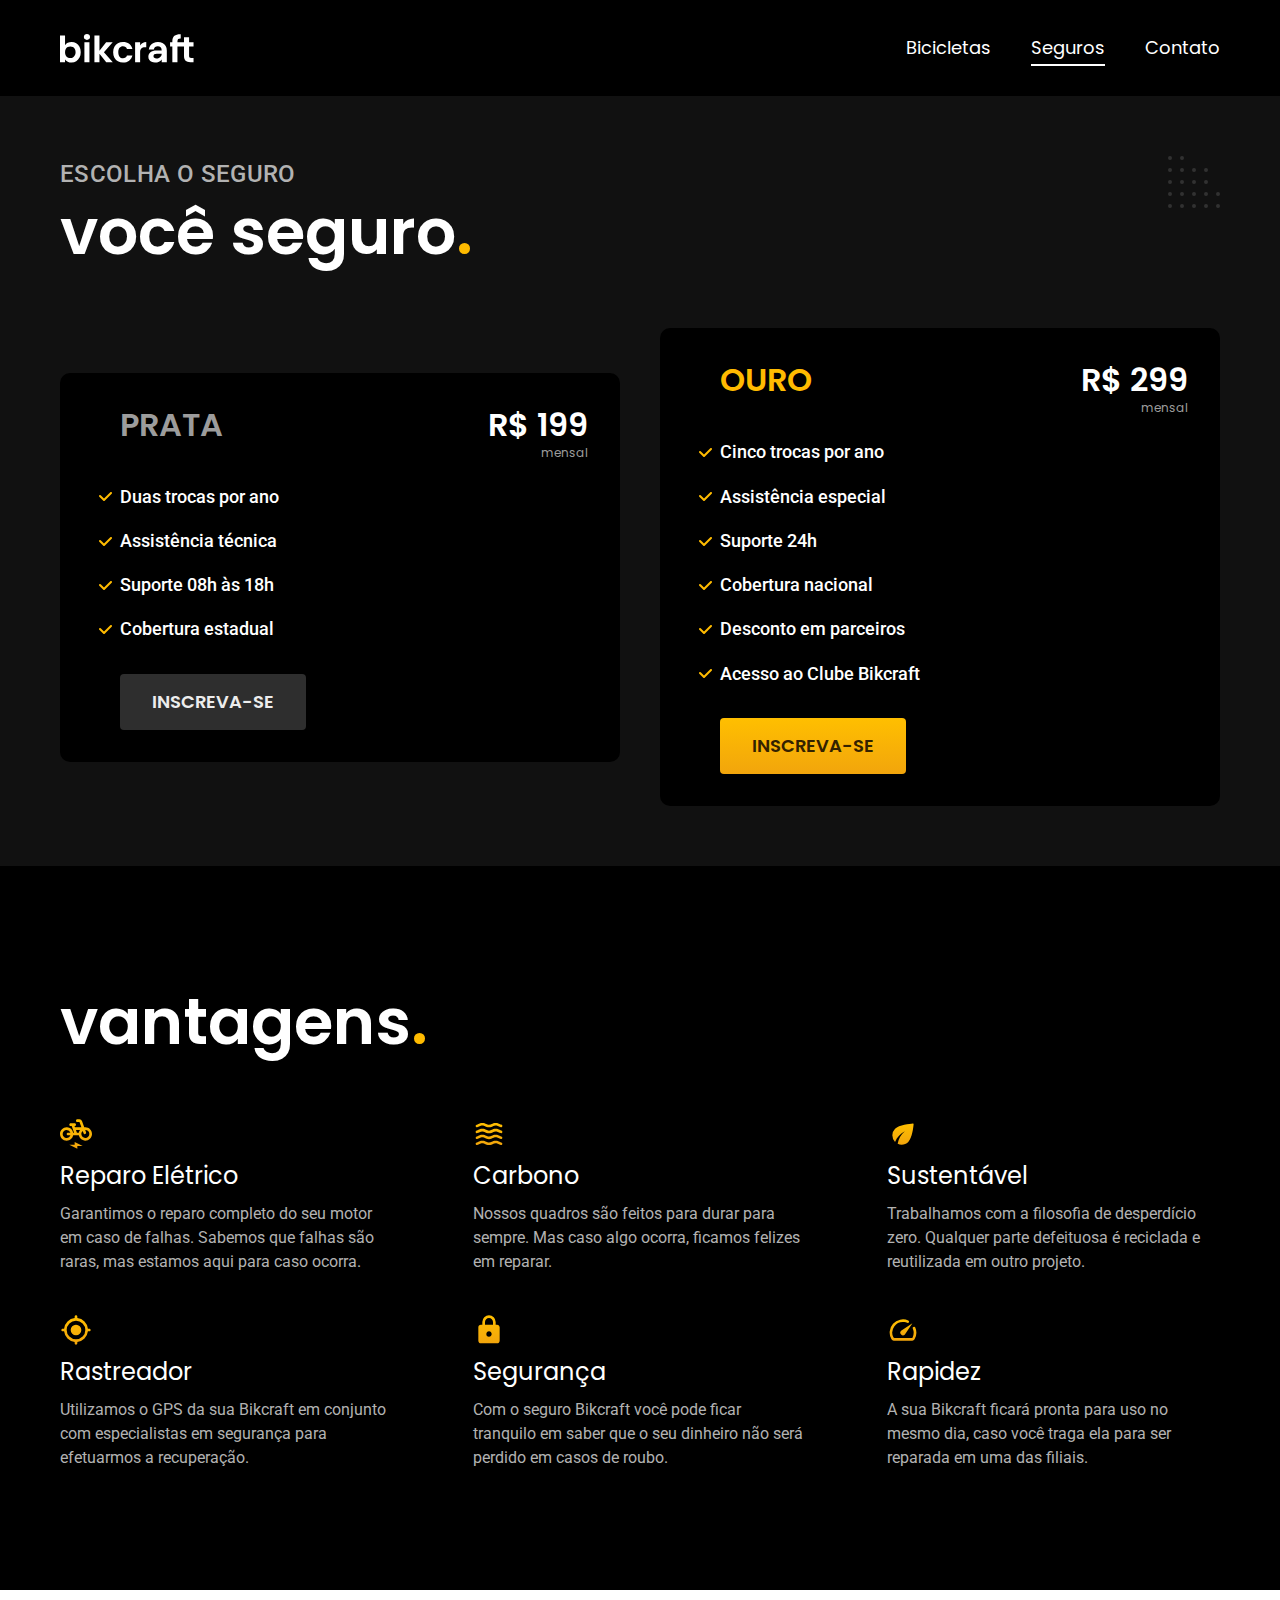
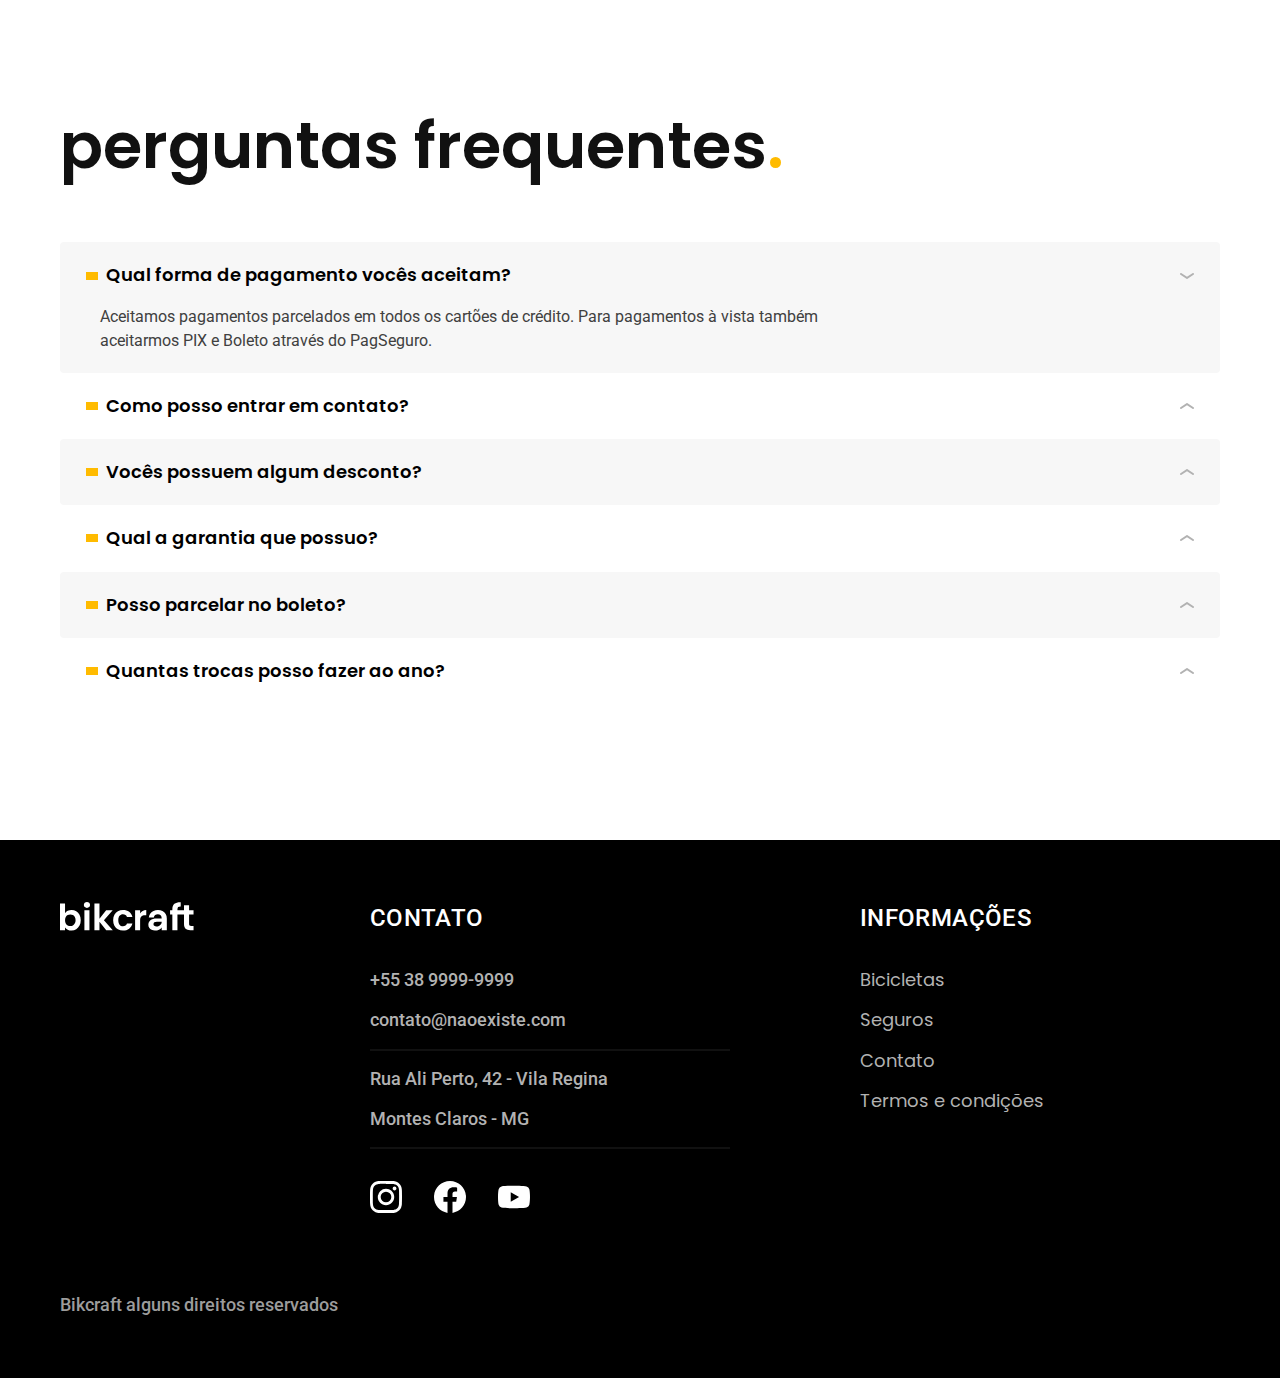
<file: seguros.html>
<!DOCTYPE html>
<html lang="pt-br">

<head>
  <meta charset="UTF-8">
  <meta name="viewport" content="width=device-width, initial-scale=1.0">

  <title>Seguros | Bikcraft</title>
  <meta name="description" content="Termos e condiçoes bikcraft">

  <link rel="icon" href="./favicon.svg" type="image/svg+xml">
  <link rel="preload" href="./css/style.min.css" as="style">
  <link rel="stylesheet" href="./css/style.min.css">

  <link rel="preconnect" href="https://fonts.googleapis.com">
  <link rel="preconnect" href="https://fonts.gstatic.com" crossorigin>
  <link href="https://fonts.googleapis.com/css2?family=Merriweather:ital,wght@1,900&family=Poppins:wght@400;600&family=Roboto:wght@400;500&display=swap" rel="stylesheet">
  <script>document.documentElement.classList.add("js")</script>
</head>

<body id="seguros">
  <header class="header-bg">
    <div class="container header">
      <a href="./">
        <img src="./img/bikcraft.svg" alt="Bikcraft">
      </a>

      <nav aria-label="primaria">
        <ul class="header-menu font-1-m cor-0">
          <li><a href="./bicicletas.html">Bicicletas</a></li>
          <li><a href="./seguros.html">Seguros</a></li>
          <li><a href="./contato.html">Contato</a></li>
        </ul>
      </nav>
    </div>
  </header>

  <main class="seguros-bg">
    <div class="titulo-bg">
      <div class="titulo container">
        <p class="font-2-l-b cor-5">Escolha o seguro</p>
        <h1 class="font-1-xxl cor-0">você seguro<span class="cor-p1">.</span></h1>
      </div>
    </div>
    <div class="seguros container">
      <div class="seguros-item">
        <h3 class="font-1-xl cor-6">PRATA</h3>
        <span class="font-1-xl cor-0">R$ 199 <span class="font-1-xs cor-6">mensal</span></span>
        <ul class="font-2-m cor-0">
          <li>Duas trocas por ano</li>
          <li>Assistência técnica</li>
          <li>Suporte 08h às 18h</li>
          <li>Cobertura estadual</li>
        </ul>
        <a class="botao secundario" href="./orcamento.html?tipo=seguro&produto=prata">Inscreva-se</a>
      </div>
      <div class="seguros-item">
        <h3 class="font-1-xl cor-p1">OURO</h3>
        <span class="font-1-xl cor-0">R$ 299 <span class="font-1-xs cor-6">mensal</span></span>
        <ul class="font-2-m cor-0">
          <li>Cinco trocas por ano</li>
          <li>Assistência especial</li>
          <li>Suporte 24h</li>
          <li>Cobertura nacional</li>
          <li>Desconto em parceiros</li>
          <li>Acesso ao Clube Bikcraft</li>
        </ul>
        <a class="botao" href="./orcamento.html?tipo=seguro&produto=ouro">Inscreva-se</a>
      </div>
    </div>
  </main>

  <article class="vantagens-bg">
    <div class="vantagens container">
      <h2 class="font-1-xxl cor-0">vantagens<span class="cor-p1">.</span></h2>
      <ul>
        <li>
          <img src="./img/icones/eletrica.svg" alt="">
          <h3 class="font-1-l cor-0">Reparo Elétrico</h3>
          <p class="font-2-s cor-5">Garantimos o reparo completo do seu motor em caso de falhas. Sabemos que falhas são raras, mas estamos aqui para caso ocorra.</p>
        </li>
        <li>
          <img src="./img/icones/carbono.svg" alt="">
          <h3 class="font-1-l cor-0">Carbono</h3>
          <p class="font-2-s cor-5">Nossos quadros são feitos para durar para sempre. Mas caso algo ocorra, ficamos felizes em reparar.</p>
        </li>
        <li>
          <img src="./img/icones/sustentavel.svg" alt="">
          <h3 class="font-1-l cor-0">Sustentável</h3>
          <p class="font-2-s cor-5">Trabalhamos com a filosofia de desperdício zero. Qualquer parte defeituosa é reciclada e reutilizada em outro projeto.</p>
        </li>
        <li>
          <img src="./img/icones/rastreador.svg" alt="">
          <h3 class="font-1-l cor-0">Rastreador</h3>
          <p class="font-2-s cor-5">Utilizamos o GPS da sua Bikcraft em conjunto com especialistas em segurança para efetuarmos a recuperação.</p>
        </li>
        <li>
          <img src="./img/icones/seguro.svg" alt="">
          <h3 class="font-1-l cor-0">Segurança</h3>
          <p class="font-2-s cor-5">Com o seguro Bikcraft você pode ficar tranquilo em saber que o seu dinheiro não será perdido em casos de roubo.</p>
        </li>
        <li>
          <img src="./img/icones/velocidade.svg" alt="">
          <h3 class="font-1-l cor-0">Rapidez</h3>
          <p class="font-2-s cor-5">A sua Bikcraft ficará pronta para uso no mesmo dia, caso você traga ela para ser reparada em uma das filiais.</p>
        </li>
      </ul>
    </div>
  </article>

  <article class="perguntas container">
    <h2 class="font-1-xxl">perguntas frequentes<span class="cor-p1">.</span></h2>

    <dl>
      <div>
        <dt><button class="font-1-m-b" aria-controls="pergunta1" aria-expanded="true"> Qual forma de pagamento vocês aceitam? </button></dt>
        <dd id="pergunta1" class="font-2-s cor-9 ativa">Aceitamos pagamentos parcelados em todos os cartões de crédito. Para pagamentos à vista também aceitarmos PIX e Boleto através do PagSeguro.</dd>
      </div>
      <div>
        <dt><button class="font-1-m-b" aria-controls="pergunta2" aria-expanded="false">Como posso entrar em contato?</button></dt>
        <dd id="pergunta2" class="font-2-s cor-9">Aceitamos pagamentos parcelados em todos os cartões de crédito. Para pagamentos à vista também aceitarmos PIX e Boleto através do PagSeguro.</dd>
      </div>
      <div>
        <dt><button class="font-1-m-b" aria-controls="pergunta3" aria-expanded="false">Vocês possuem algum desconto?</button></dt>
        <dd id="pergunta3" class="font-2-s cor-9">Aceitamos pagamentos parcelados em todos os cartões de crédito. Para pagamentos à vista também aceitarmos PIX e Boleto através do PagSeguro.</dd>
      </div>
      <div>
        <dt><button class="font-1-m-b" aria-controls="pergunta4" aria-expanded="false">Qual a garantia que possuo?</button></dt>
        <dd id="pergunta4" class="font-2-s cor-9">Aceitamos pagamentos parcelados em todos os cartões de crédito. Para pagamentos à vista também aceitarmos PIX e Boleto através do PagSeguro.</dd>
      </div>
      <div>
        <dt><button class="font-1-m-b" aria-controls="pergunta5" aria-expanded="false">Posso parcelar no boleto?</button></dt>
        <dd id="pergunta5" class="font-2-s cor-9">Aceitamos pagamentos parcelados em todos os cartões de crédito. Para pagamentos à vista também aceitarmos PIX e Boleto através do PagSeguro.</dd>
      </div>
      <div>
        <dt><button class="font-1-m-b" aria-controls="pergunta6" aria-expanded="false">Quantas trocas posso fazer ao ano?</button></dt>
        <dd id="pergunta6" class="font-2-s cor-9">Aceitamos pagamentos parcelados em todos os cartões de crédito. Para pagamentos à vista também aceitarmos PIX e Boleto através do PagSeguro.</dd>
      </div>
    </dl>
  </article>

  <footer class="footer-bg">
    <div class="footer container">
      <img src="./img/bikcraft.svg" alt="Bikcraft">
      <div class="footer-contato">
        <h3 class="font-2-l-b cor-0">Contato</h3>
        <ul class="font-2-m cor-5">
          <li><a href="tel:+553899999999">+55 38 9999-9999</a></li>
          <li><a href="mailto:contato@naoexiste.com">contato@naoexiste.com</a></li>
          <li>Rua Ali Perto, 42 - Vila Regina</li>
          <li>Montes Claros - MG</li>
        </ul>
        <div class="footer-redes">
          <a href="./">
            <img src="./img/redes/instagram.svg" alt="Instagram">
          </a>
          <a href="./">
            <img src="./img/redes/facebook.svg" alt="Facebook">
          </a>
          <a href="./">
            <img src="./img/redes/youtube.svg" alt="Youtube">
          </a>
        </div>
      </div>
      <div class="footer-informacoes">
        <h3 class="font-2-l-b cor-0">Informações</h3>
        <nav>
          <ul class="font-1-m cor-5">
            <li><a href="./bicicletas.html">Bicicletas</a></li>
            <li><a href="./seguros.html">Seguros</a></li>
            <li><a href="./contato.html">Contato</a></li>
            <li><a href="./termos.html">Termos e condições</a></li>
          </ul>
        </nav>
      </div>
      <p class="font-2-m cor-6 footer-copy">Bikcraft alguns direitos reservados</p>
    </div>
  </footer>
  <script src="./js/script.js"></script>
</body>

</html>
</file>
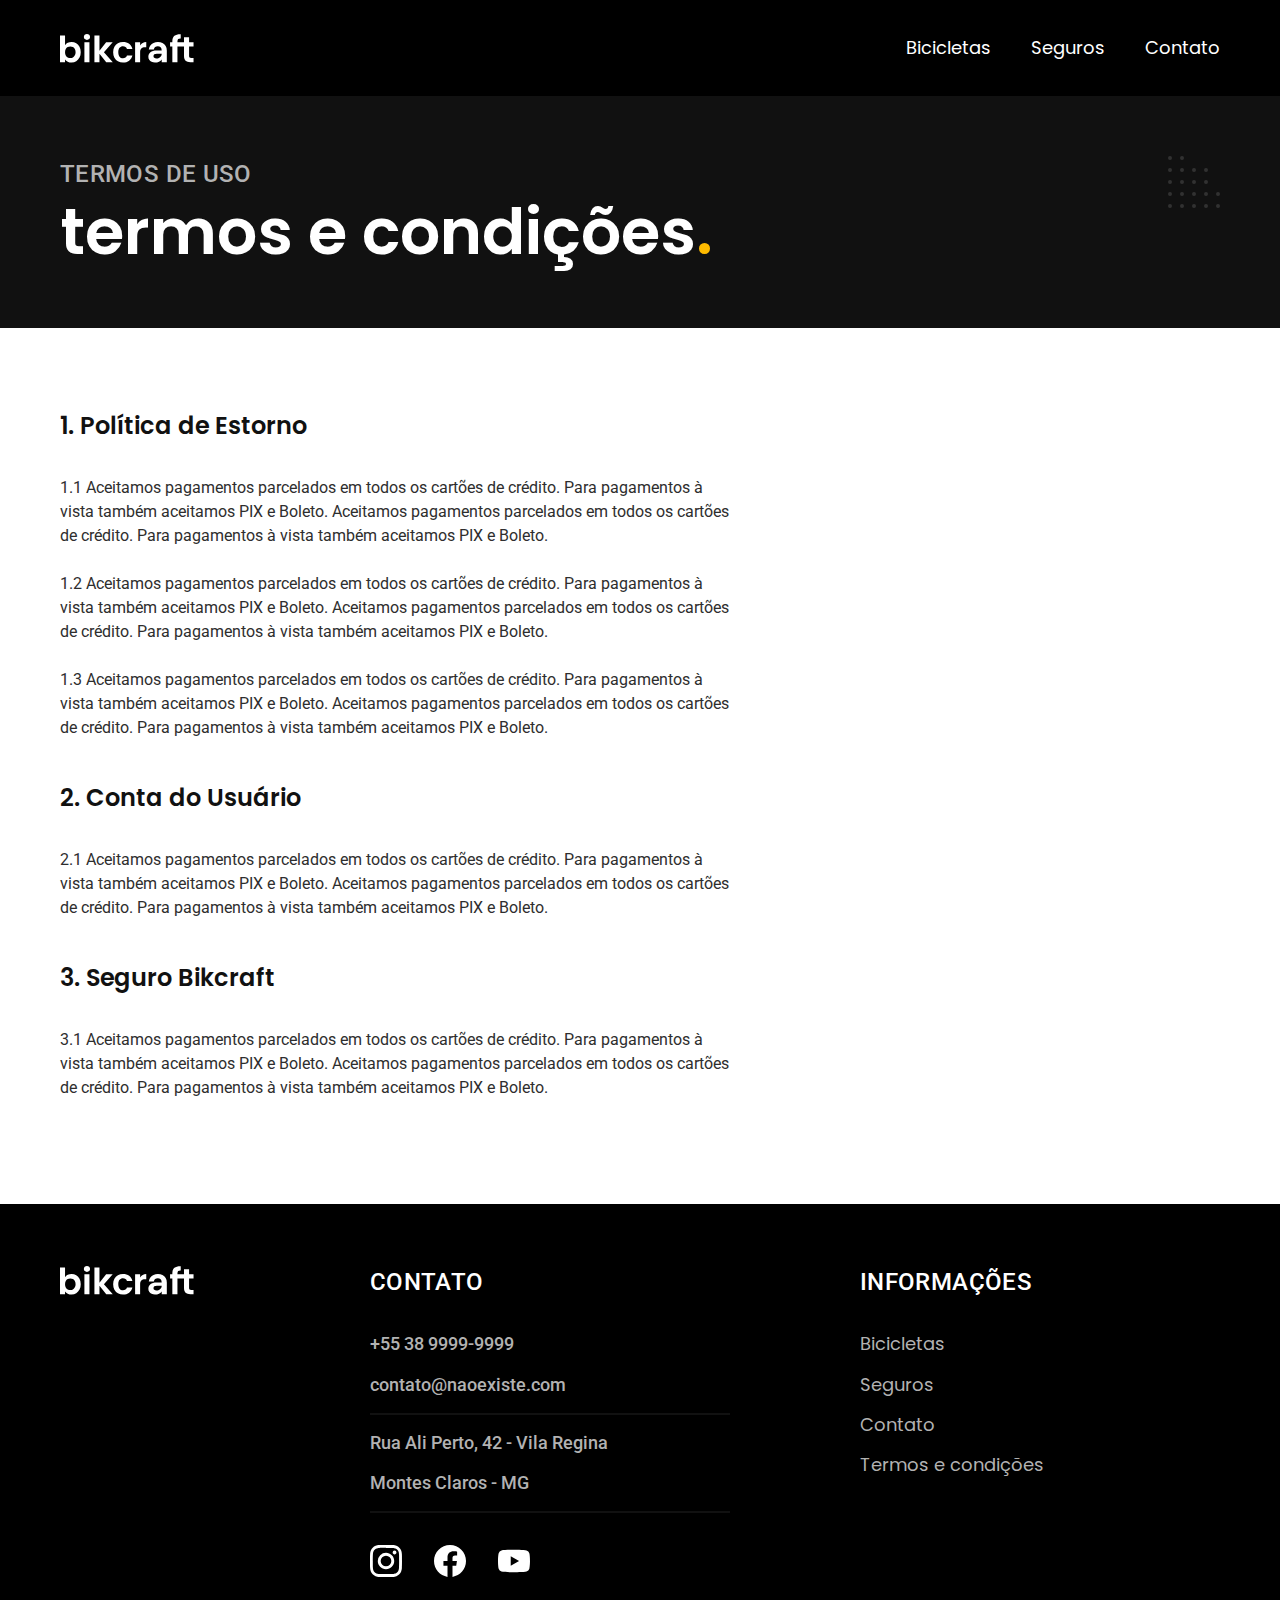
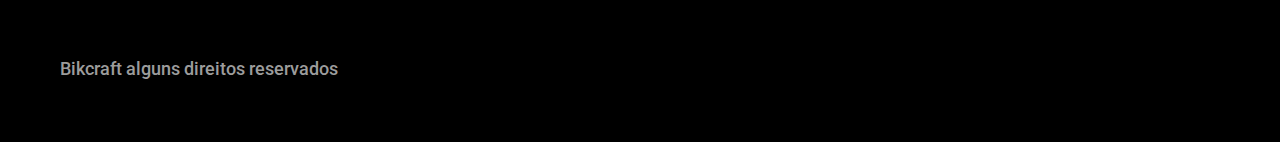
<file: termos.html>
<!DOCTYPE html>
<html lang="pt-br">

<head>
  <meta charset="UTF-8">
  <meta name="viewport" content="width=device-width, initial-scale=1.0">

  <title>Bikcraft | Termos e Condições</title>
  <meta name="description" content="Termos e condiçoes bikcraft">

  <link rel="icon" href="./favicon.svg" type="image/svg+xml">
  <link rel="preload" href="./css/style.min.css" as="style">
  <link rel="stylesheet" href="./css/style.min.css">

  <link rel="preconnect" href="https://fonts.googleapis.com">
  <link rel="preconnect" href="https://fonts.gstatic.com" crossorigin>
  <link href="https://fonts.googleapis.com/css2?family=Merriweather:ital,wght@1,900&family=Poppins:wght@400;600&family=Roboto:wght@400;500&display=swap" rel="stylesheet">
  <script>document.documentElement.classList.add("js")</script>
</head>

<body id="termos">
  <header class="header-bg">
    <div class="container header">
      <a href="./">
        <img src="./img/bikcraft.svg" alt="Bikcraft">
      </a>

      <nav aria-label="primaria">
        <ul class="header-menu font-1-m cor-0">
          <li><a href="./bicicletas.html">Bicicletas</a></li>
          <li><a href="./seguros.html">Seguros</a></li>
          <li><a href="./contato.html">Contato</a></li>
        </ul>
      </nav>
    </div>
  </header>

  <main>
    <div class="titulo-bg">
      <div class="titulo container">
        <p class="font-2-l-b cor-5">Termos de uso</p>
        <h1 class="font-1-xxl cor-0">termos e condições<span class="cor-p1">.</span></h1>
      </div>
    </div>

    <div class="termos font-2-s cor-10 container">
      <h2 class="font-1-l cor-11">1. Política de Estorno</h2>
      <p>1.1 Aceitamos pagamentos parcelados em todos os cartões de crédito. Para pagamentos à vista também aceitamos PIX e Boleto. Aceitamos pagamentos parcelados em todos os cartões de crédito. Para pagamentos à vista também aceitamos PIX e Boleto.</p>
      <p>1.2 Aceitamos pagamentos parcelados em todos os cartões de crédito. Para pagamentos à vista também aceitamos PIX e Boleto. Aceitamos pagamentos parcelados em todos os cartões de crédito. Para pagamentos à vista também aceitamos PIX e Boleto.</p>
      <p>1.3 Aceitamos pagamentos parcelados em todos os cartões de crédito. Para pagamentos à vista também aceitamos PIX e Boleto. Aceitamos pagamentos parcelados em todos os cartões de crédito. Para pagamentos à vista também aceitamos PIX e Boleto.</p>
      <h2 class="font-1-l cor-11">2. Conta do Usuário</h2>
      <p>2.1 Aceitamos pagamentos parcelados em todos os cartões de crédito. Para pagamentos à vista também aceitamos PIX e Boleto. Aceitamos pagamentos parcelados em todos os cartões de crédito. Para pagamentos à vista também aceitamos PIX e Boleto.</p>
      <h2 class="font-1-l cor-11">3. Seguro Bikcraft</h2>
      <p>3.1 Aceitamos pagamentos parcelados em todos os cartões de crédito. Para pagamentos à vista também aceitamos PIX e Boleto. Aceitamos pagamentos parcelados em todos os cartões de crédito. Para pagamentos à vista também aceitamos PIX e Boleto.</p>
    </div>
  </main>

  <footer class="footer-bg">
    <div class="footer container">
      <img src="./img/bikcraft.svg" alt="Bikcraft">
      <div class="footer-contato">
        <h3 class="font-2-l-b cor-0">Contato</h3>
        <ul class="font-2-m cor-5">
          <li><a href="tel:+553899999999">+55 38 9999-9999</a></li>
          <li><a href="mailto:contato@naoexiste.com">contato@naoexiste.com</a></li>
          <li>Rua Ali Perto, 42 - Vila Regina</li>
          <li>Montes Claros - MG</li>
        </ul>
        <div class="footer-redes">
          <a href="./">
            <img src="./img/redes/instagram.svg" alt="Instagram">
          </a>
          <a href="./">
            <img src="./img/redes/facebook.svg" alt="Facebook">
          </a>
          <a href="./">
            <img src="./img/redes/youtube.svg" alt="Youtube">
          </a>
        </div>
      </div>
      <div class="footer-informacoes">
        <h3 class="font-2-l-b cor-0">Informações</h3>
        <nav>
          <ul class="font-1-m cor-5">
            <li><a href="./bicicletas.html">Bicicletas</a></li>
            <li><a href="./seguros.html">Seguros</a></li>
            <li><a href="./contato.html">Contato</a></li>
            <li><a href="./termos.html">Termos e condições</a></li>
          </ul>
        </nav>
      </div>
      <p class="font-2-m cor-6 footer-copy">Bikcraft alguns direitos reservados</p>
    </div>
  </footer>
  <script src="./js/script.js"></script>
</body>

</html>
</file>
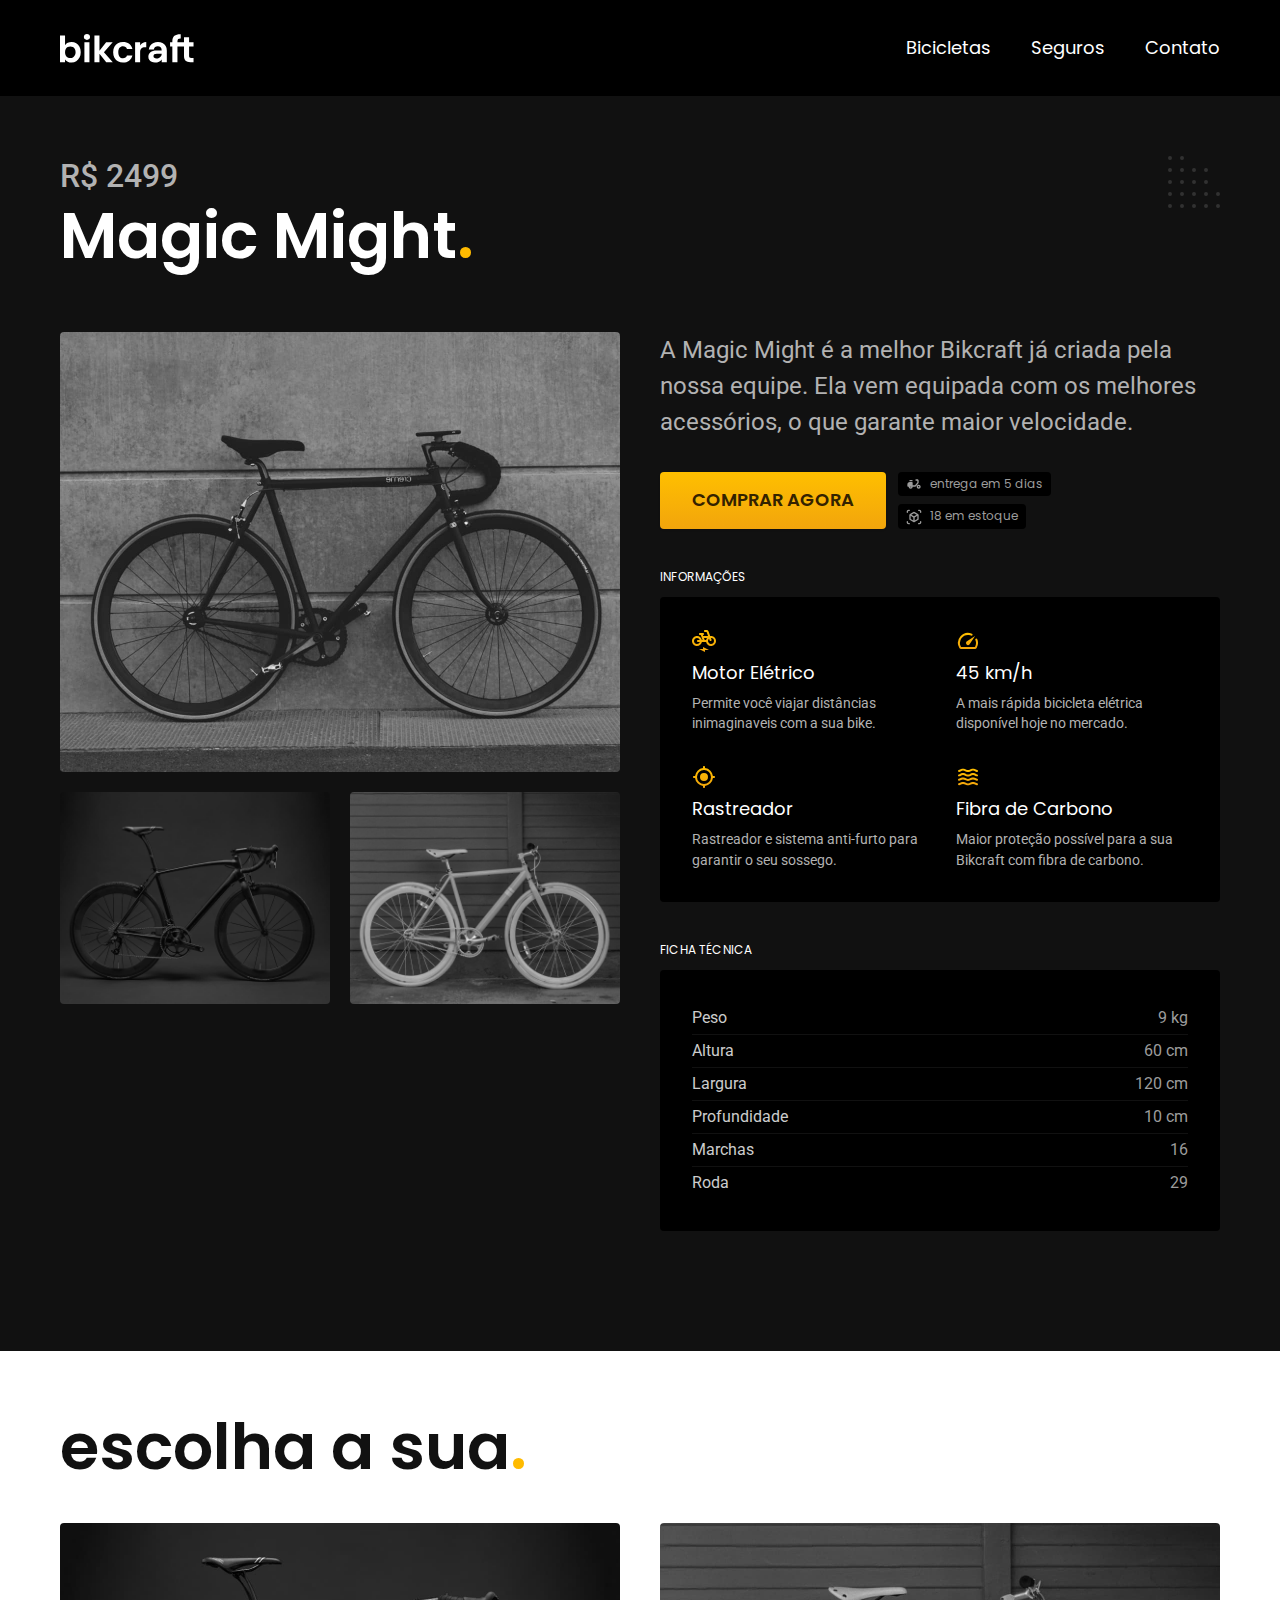
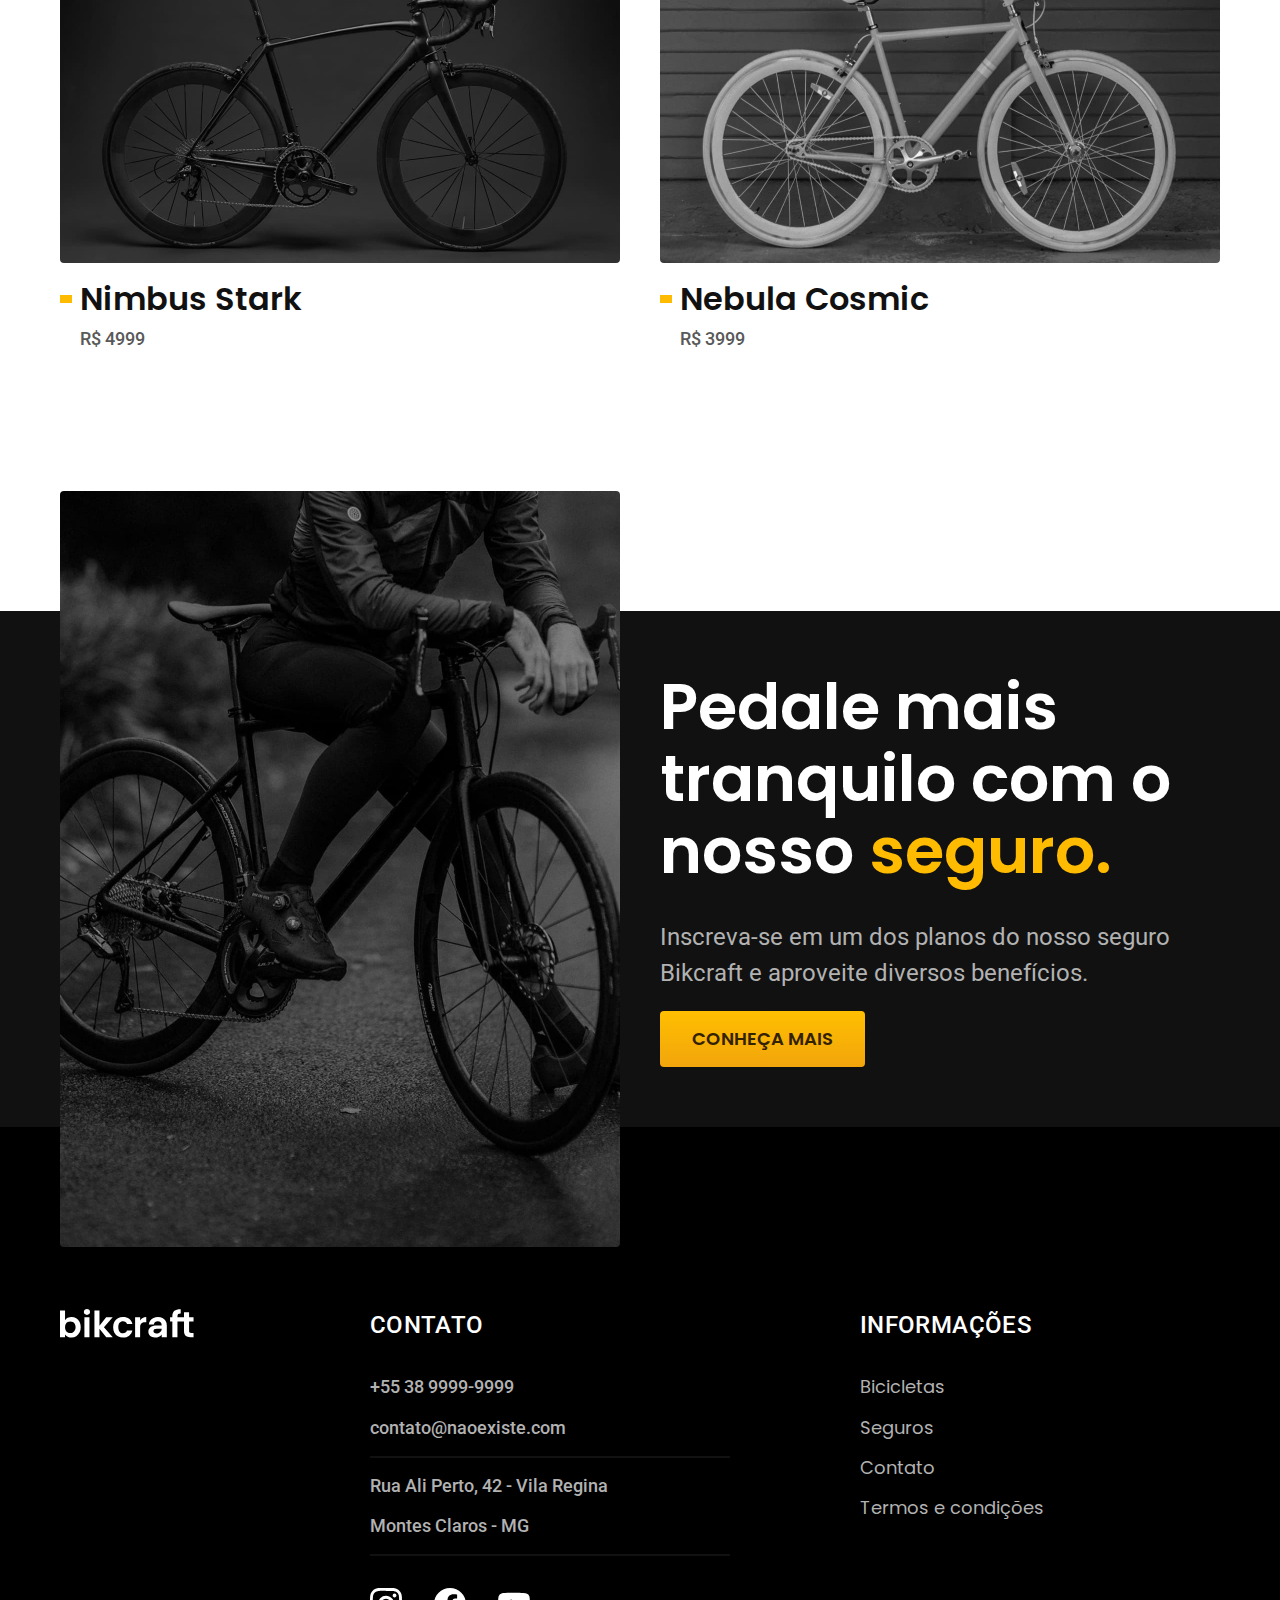
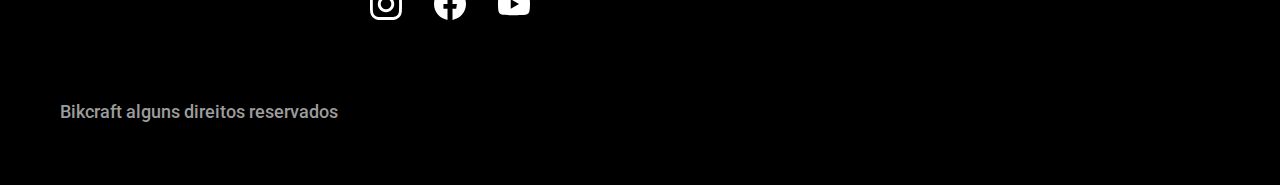
<file: bicicletas/magic.html>
<!DOCTYPE html>
<html lang="pt-br">

<head>
  <meta charset="UTF-8">
  <meta name="viewport" content="width=device-width, initial-scale=1.0">

  <title>Magic | Bikcraft</title>
  <meta name="description" content="Termos e condiçoes bikcraft">

  <link rel="icon" href="../favicon.svg" type="image/svg+xml">
  <link rel="stylesheet" href="../css/style.min.css">

  <link rel="preconnect" href="https://fonts.googleapis.com">
  <link rel="preconnect" href="https://fonts.gstatic.com" crossorigin>
  <link href="https://fonts.googleapis.com/css2?family=Merriweather:ital,wght@1,900&family=Poppins:wght@400;600&family=Roboto:wght@400;500&display=swap" rel="stylesheet">
  <script>document.documentElement.classList.add("js")</script>
</head>

<body id="bicicleta">
  <header class="header-bg">
    <div class="container header">
      <a href="./">
        <img src="../img/bikcraft.svg" alt="Bikcraft">
      </a>

      <nav aria-label="primaria">
        <ul class="header-menu font-1-m cor-0">
          <li><a href="../bicicletas.html">Bicicletas</a></li>
          <li><a href="../seguros.html">Seguros</a></li>
          <li><a href="../contato.html">Contato</a></li>
        </ul>
      </nav>
    </div>
  </header>

  <main class="titulo-bg">
    <div>
      <div class="titulo container">
        <p class="font-2-xl cor-5">R$ 2499</p>
        <h1 class="font-1-xxl cor-0">Magic Might<span class="cor-p1">.</span></h1>
      </div>
    </div>
    <div class="bicicleta container">
      <div class="bicicleta-imagens">
        <img src="../img/bicicleta/nimbus2.jpg" alt="">
        <img src="../img/bicicleta/nimbus1.jpg" alt="">
        <img src="../img/bicicleta/nimbus3.jpg" alt="">
      </div>
      <div class="bicicleta-conteudo">
        <p class="font-2-l cor-5">A Magic Might é a melhor Bikcraft já criada pela nossa equipe. Ela vem equipada com os melhores acessórios, o que garante maior velocidade.</p>
        <div class="bicicleta-comprar">
          <a class="botao" href="../orcamento.html?tipo=bikcraft&produto=magic">Comprar Agora</a>
          <span class="font-1-xs cor-6"><img src="../img/icones/entrega.svg" alt=""> entrega em 5 dias</span>
          <span class="font-1-xs cor-6"><img src="../img/icones/estoque.svg" alt=""> 18 em estoque</span>
        </div>

        <h2 class="font-1-xs cor-0">Informações</h2>
        <ul class="bicicleta-informacoes">
          <li>
            <img src="../img/icones/eletrica.svg" alt="">
            <h3 class="font-1-m cor-0">Motor Elétrico</h3>
            <p class="font-2-xs cor-5">Permite você viajar distâncias inimaginaveis com a sua bike.</p>
          </li>
          <li>
            <img src="../img/icones/velocidade.svg" alt="">
            <h3 class="font-1-m cor-0">45 km/h</h3>
            <p class="font-2-xs cor-5">A mais rápida bicicleta elétrica disponível hoje no mercado.</p>
          </li>
          <li>
            <img src="../img/icones/rastreador.svg" alt="">
            <h3 class="font-1-m cor-0">Rastreador</h3>
            <p class="font-2-xs cor-5">Rastreador e sistema anti-furto para garantir o seu sossego.</p>
          </li>
          <li>
            <img src="../img/icones/carbono.svg" alt="">
            <h3 class="font-1-m cor-0">Fibra de Carbono</h3>
            <p class="font-2-xs cor-5">Maior proteção possível para a sua Bikcraft com fibra de carbono.</p>
          </li>
        </ul>
        <h2 class="font-1-xs cor-0">Ficha Técnica</h2>
        <ul class="bicicleta-ficha font-2-s cor-4">
          <li>Peso <span>9 kg</span></li>
          <li>Altura <span>60 cm</span></li>
          <li>Largura <span>120 cm</span></li>
          <li>Profundidade <span>10 cm</span></li>
          <li>Marchas <span>16</span></li>
          <li>Roda <span>29</span></li>
        </ul>
      </div>
    </div>
  </main>

  <article class="bicicletas-lista container">
    <h2 class="font-1-xxl">escolha a sua<span class="cor-p1">.</span></h2>

    <ul>
      <li>
        <a href="./nimbus.html">
          <img src="../img/bicicletas/nimbus.jpg" alt="Bicicleta preta">
          <h3 class="font-1-xl">Nimbus Stark</h3>
          <span class="font-2-m cor-8">R$ 4999</span>
        </a>
      </li>
      <li>
        <a href="./nebula.html">
          <img src="../img/bicicletas/nebula.jpg" alt="Bicicleta preta">
          <h3 class="font-1-xl">Nebula Cosmic</h3>
          <span class="font-2-m cor-8">R$ 3999</span>
        </a>
      </li>
    </ul>
  </article>

  <article class="seguro-bg">
    <div class="seguro container">
      <div class="seguro-imagem">
        <img src="../img/fotos/seguros.jpg" alt="Pessoa parada em cima de uma bicicleta.">
      </div>
      <div class="seguro-conteudo">
        <h2 class="font-1-xxl cor-0">Pedale mais tranquilo com o nosso <span class="cor-p1">seguro.</span></h2>
        <p class="font-2-l cor-5">Inscreva-se em um dos planos do nosso seguro Bikcraft e aproveite diversos benefícios.</p>
        <a class="botao" href="../seguros.html">Conheça Mais</a>
      </div>
    </div>
  </article>

  <footer class="footer-bg">
    <div class="footer container">
      <img src="../img/bikcraft.svg" alt="Bikcraft">
      <div class="footer-contato">
        <h3 class="font-2-l-b cor-0">Contato</h3>
        <ul class="font-2-m cor-5">
          <li><a href="tel:+553899999999">+55 38 9999-9999</a></li>
          <li><a href="mailto:contato@naoexiste.com">contato@naoexiste.com</a></li>
          <li>Rua Ali Perto, 42 - Vila Regina</li>
          <li>Montes Claros - MG</li>
        </ul>
        <div class="footer-redes">
          <a href="../">
            <img src="../img/redes/instagram.svg" alt="Instagram">
          </a>
          <a href="../">
            <img src="../img/redes/facebook.svg" alt="Facebook">
          </a>
          <a href="../">
            <img src="../img/redes/youtube.svg" alt="Youtube">
          </a>
        </div>
      </div>
      <div class="footer-informacoes">
        <h3 class="font-2-l-b cor-0">Informações</h3>
        <nav>
          <ul class="font-1-m cor-5">
            <li><a href="../bicicletas.html">Bicicletas</a></li>
            <li><a href="../seguros.html">Seguros</a></li>
            <li><a href="../contato.html">Contato</a></li>
            <li><a href="../termos.html">Termos e condições</a></li>
          </ul>
        </nav>
      </div>
      <p class="font-2-m cor-6 footer-copy">Bikcraft alguns direitos reservados</p>
    </div>
  </footer>

  <script src="../js/script.js"></script>
</body>

</html>
</file>
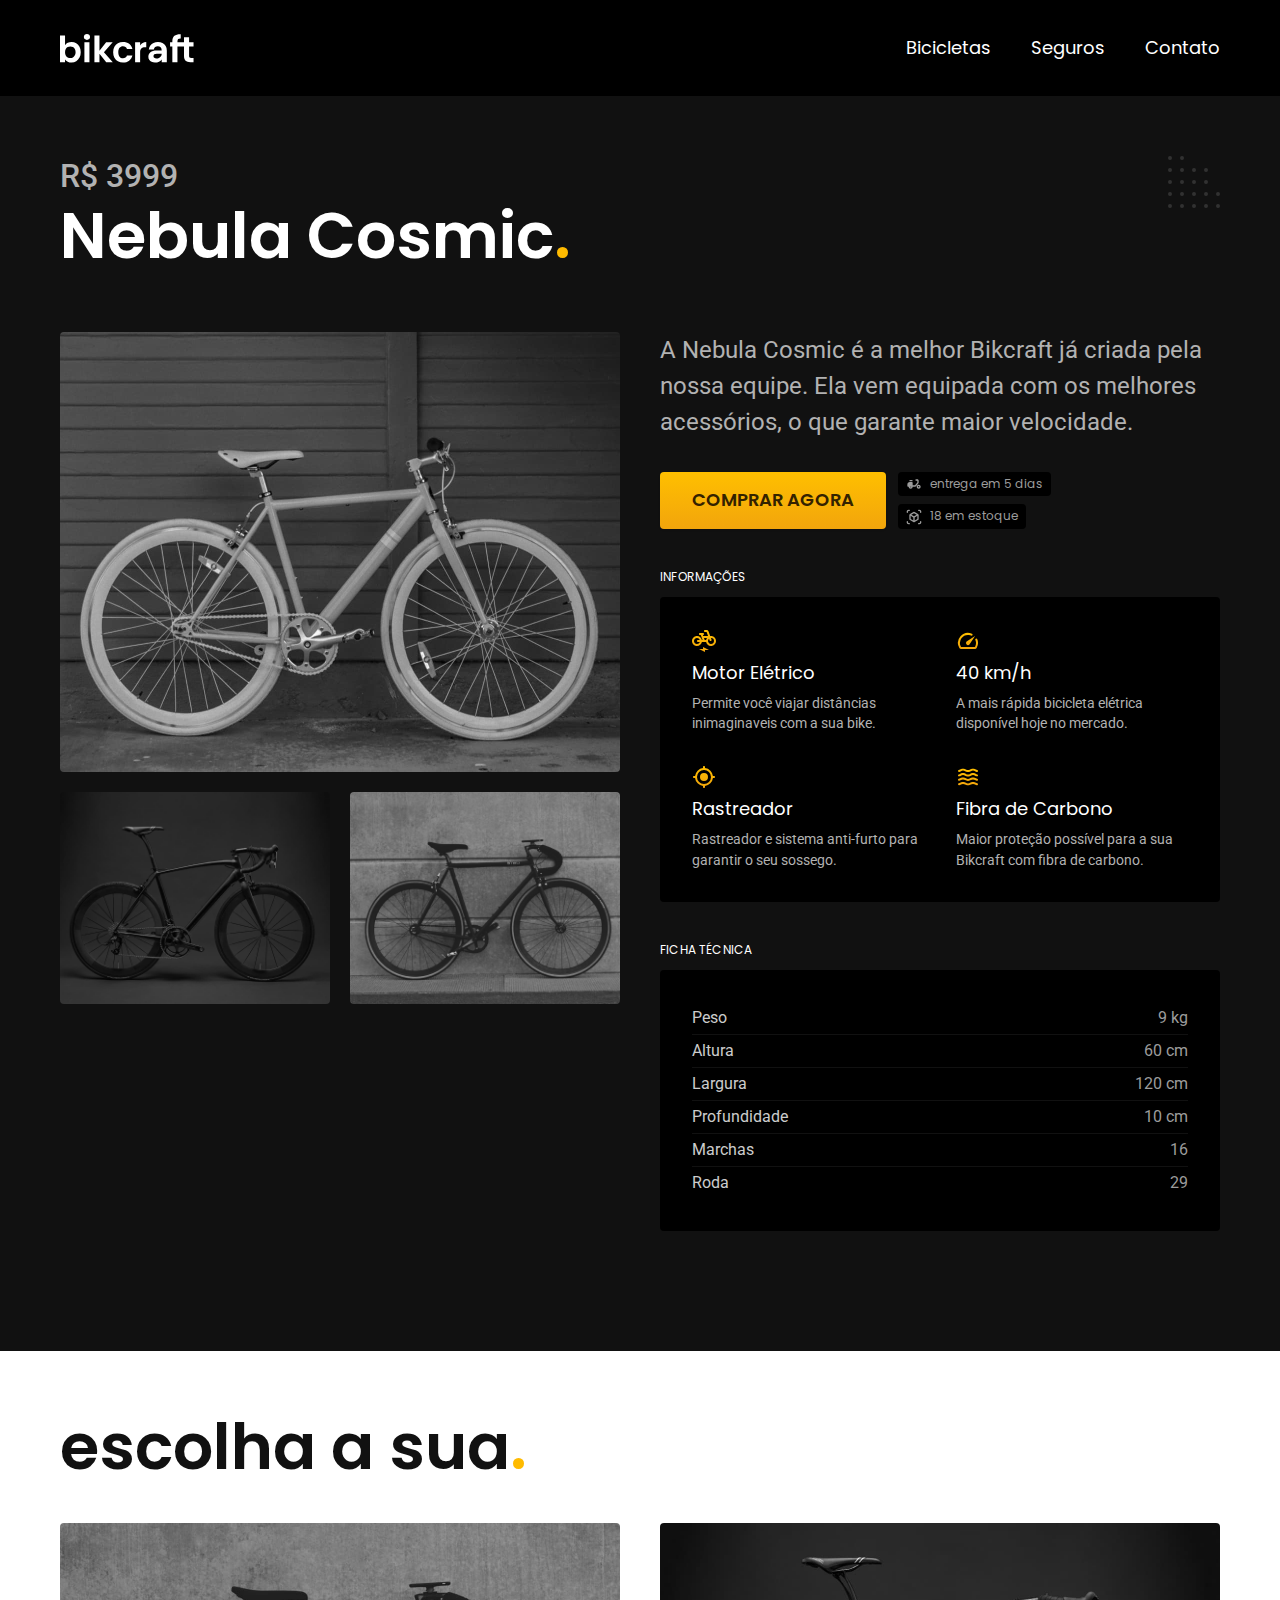
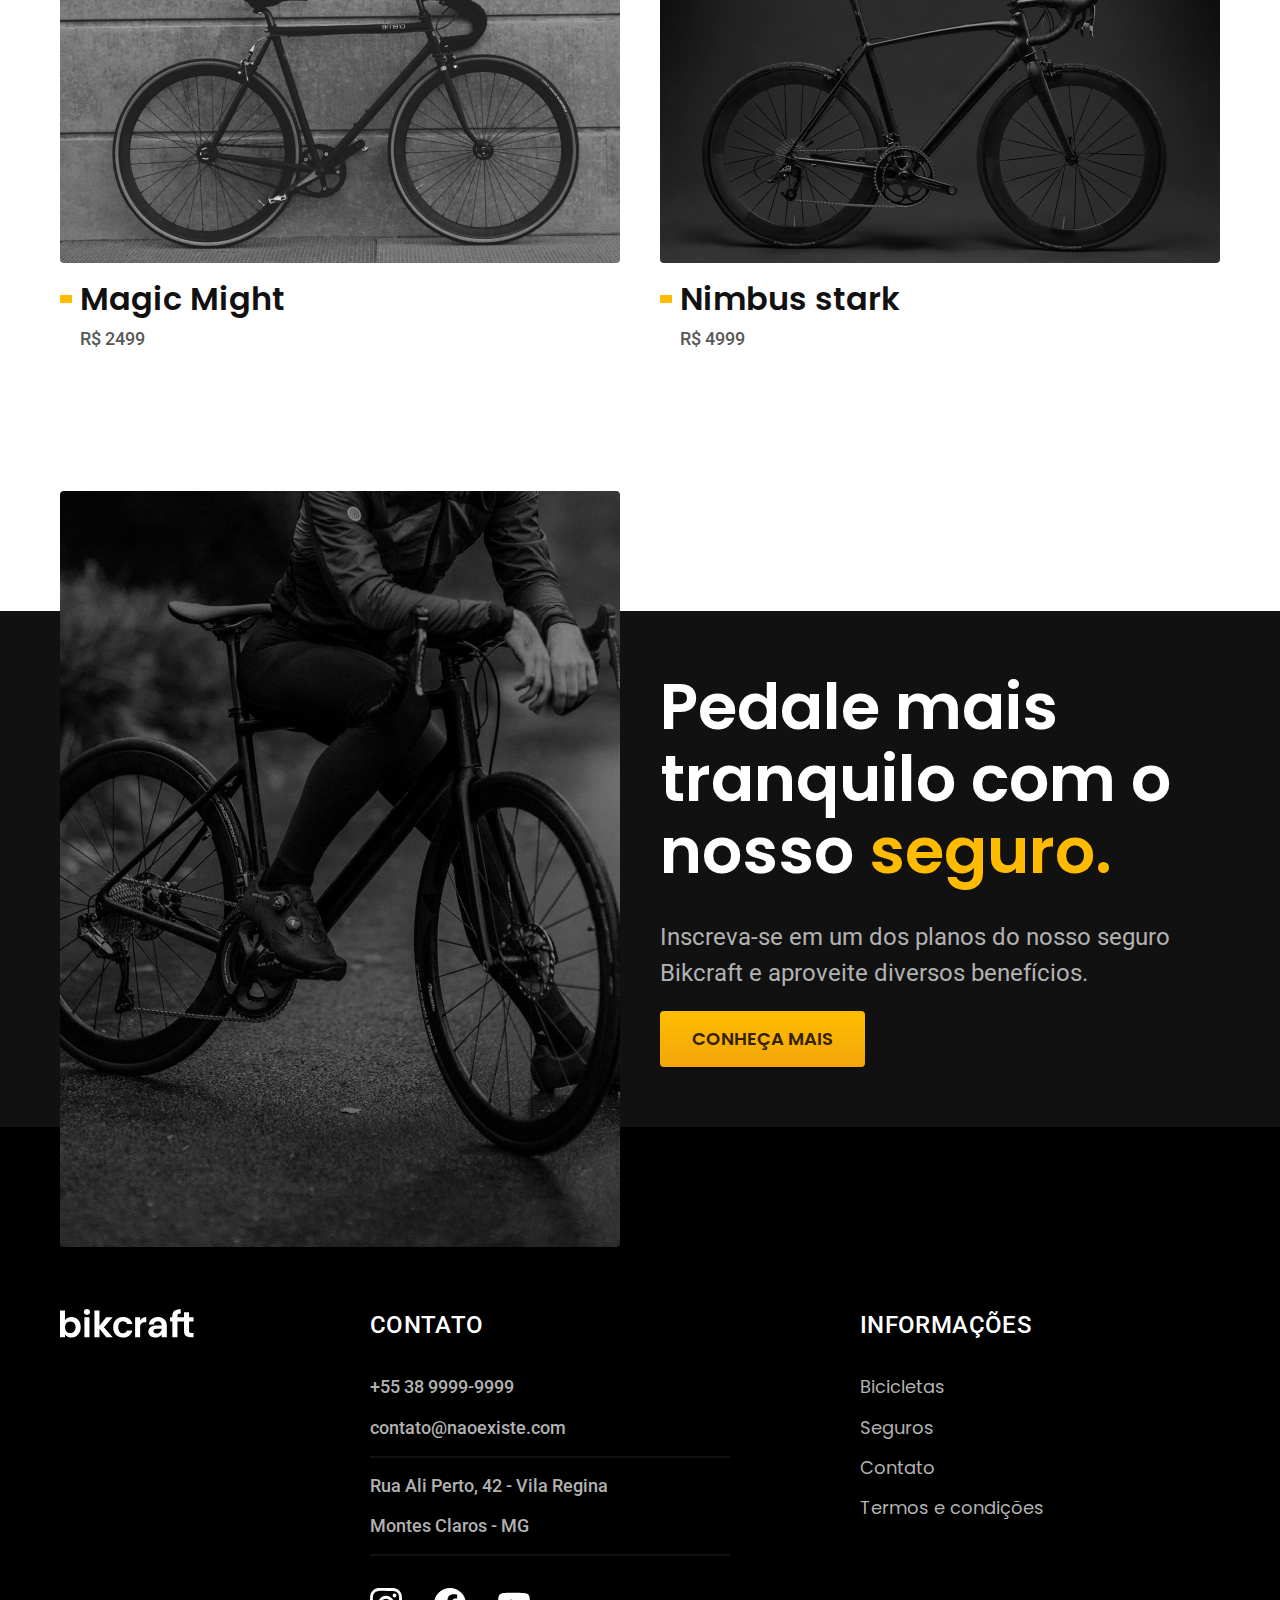
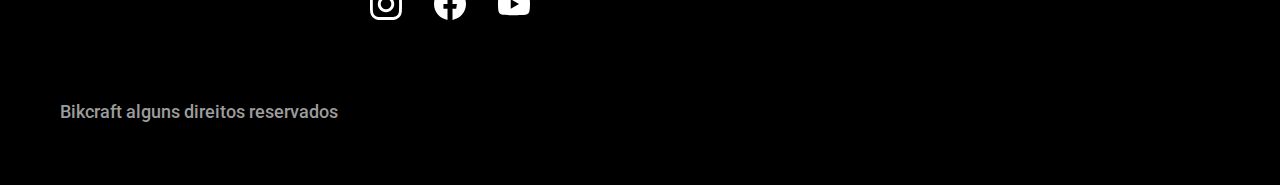
<file: bicicletas/nebula.html>
<!DOCTYPE html>
<html lang="pt-br">

<head>
  <meta charset="UTF-8">
  <meta name="viewport" content="width=device-width, initial-scale=1.0">

  <title>Nebula | Bikcraft</title>
  <meta name="description" content="Termos e condiçoes bikcraft">

  <link rel="icon" href="../favicon.svg" type="image/svg+xml">

  <link rel="stylesheet" href="../css/style.min.css">

  <link rel="preconnect" href="https://fonts.googleapis.com">
  <link rel="preconnect" href="https://fonts.gstatic.com" crossorigin>
  <link href="https://fonts.googleapis.com/css2?family=Merriweather:ital,wght@1,900&family=Poppins:wght@400;600&family=Roboto:wght@400;500&display=swap" rel="stylesheet">
  <script>document.documentElement.classList.add("js")</script>
</head>

<body id="bicicleta">
  <header class="header-bg">
    <div class="container header">
      <a href="./">
        <img src="../img/bikcraft.svg" alt="Bikcraft">
      </a>

      <nav aria-label="primaria">
        <ul class="header-menu font-1-m cor-0">
          <li><a href="../bicicletas.html">Bicicletas</a></li>
          <li><a href="../seguros.html">Seguros</a></li>
          <li><a href="../contato.html">Contato</a></li>
        </ul>
      </nav>
    </div>
  </header>

  <main class="titulo-bg">
    <div>
      <div class="titulo container">
        <p class="font-2-xl cor-5">R$ 3999</p>
        <h1 class="font-1-xxl cor-0">Nebula Cosmic<span class="cor-p1">.</span></h1>
      </div>
    </div>
    <div class="bicicleta container">
      <div class="bicicleta-imagens">
        <img src="../img/bicicleta/nimbus3.jpg" alt="">
        <img src="../img/bicicleta/nimbus1.jpg" alt="">
        <img src="../img/bicicleta/nimbus2.jpg" alt="">
      </div>
      <div class="bicicleta-conteudo">
        <p class="font-2-l cor-5">A Nebula Cosmic é a melhor Bikcraft já criada pela nossa equipe. Ela vem equipada com os melhores acessórios, o que garante maior velocidade.</p>
        <div class="bicicleta-comprar">
          <a class="botao" href="../orcamento.html?tipo=bikcraft&produto=nebula">Comprar Agora</a>
          <span class="font-1-xs cor-6"><img src="../img/icones/entrega.svg" alt=""> entrega em 5 dias</span>
          <span class="font-1-xs cor-6"><img src="../img/icones/estoque.svg" alt=""> 18 em estoque</span>
        </div>

        <h2 class="font-1-xs cor-0">Informações</h2>
        <ul class="bicicleta-informacoes">
          <li>
            <img src="../img/icones/eletrica.svg" alt="">
            <h3 class="font-1-m cor-0">Motor Elétrico</h3>
            <p class="font-2-xs cor-5">Permite você viajar distâncias inimaginaveis com a sua bike.</p>
          </li>
          <li>
            <img src="../img/icones/velocidade.svg" alt="">
            <h3 class="font-1-m cor-0">40 km/h</h3>
            <p class="font-2-xs cor-5">A mais rápida bicicleta elétrica disponível hoje no mercado.</p>
          </li>
          <li>
            <img src="../img/icones/rastreador.svg" alt="">
            <h3 class="font-1-m cor-0">Rastreador</h3>
            <p class="font-2-xs cor-5">Rastreador e sistema anti-furto para garantir o seu sossego.</p>
          </li>
          <li>
            <img src="../img/icones/carbono.svg" alt="">
            <h3 class="font-1-m cor-0">Fibra de Carbono</h3>
            <p class="font-2-xs cor-5">Maior proteção possível para a sua Bikcraft com fibra de carbono.</p>
          </li>
        </ul>
        <h2 class="font-1-xs cor-0">Ficha Técnica</h2>
        <ul class="bicicleta-ficha font-2-s cor-4">
          <li>Peso <span>9 kg</span></li>
          <li>Altura <span>60 cm</span></li>
          <li>Largura <span>120 cm</span></li>
          <li>Profundidade <span>10 cm</span></li>
          <li>Marchas <span>16</span></li>
          <li>Roda <span>29</span></li>
        </ul>
      </div>
    </div>
  </main>

  <article class="bicicletas-lista container">
    <h2 class="font-1-xxl">escolha a sua<span class="cor-p1">.</span></h2>

    <ul>
      <li>
        <a href="./magic.html">
          <img src="../img/bicicletas/magic.jpg" alt="Bicicleta preta">
          <h3 class="font-1-xl">Magic Might</h3>
          <span class="font-2-m cor-8">R$ 2499</span>
        </a>
      </li>
      <li>
        <a href="./nimbus.html">
          <img src="../img/bicicletas/nimbus.jpg" alt="Bicicleta preta">
          <h3 class="font-1-xl">Nimbus stark</h3>
          <span class="font-2-m cor-8">R$ 4999</span>
        </a>
      </li>
    </ul>
  </article>

  <article class="seguro-bg">
    <div class="seguro container">
      <div class="seguro-imagem">
        <img src="../img/fotos/seguros.jpg" alt="Pessoa parada em cima de uma bicicleta.">
      </div>
      <div class="seguro-conteudo">
        <h2 class="font-1-xxl cor-0">Pedale mais tranquilo com o nosso <span class="cor-p1">seguro.</span></h2>
        <p class="font-2-l cor-5">Inscreva-se em um dos planos do nosso seguro Bikcraft e aproveite diversos benefícios.</p>
        <a class="botao" href="../seguros.html">Conheça Mais</a>
      </div>
    </div>
  </article>

  <footer class="footer-bg">
    <div class="footer container">
      <img src="../img/bikcraft.svg" alt="Bikcraft">
      <div class="footer-contato">
        <h3 class="font-2-l-b cor-0">Contato</h3>
        <ul class="font-2-m cor-5">
          <li><a href="tel:+553899999999">+55 38 9999-9999</a></li>
          <li><a href="mailto:contato@naoexiste.com">contato@naoexiste.com</a></li>
          <li>Rua Ali Perto, 42 - Vila Regina</li>
          <li>Montes Claros - MG</li>
        </ul>
        <div class="footer-redes">
          <a href="../">
            <img src="../img/redes/instagram.svg" alt="Instagram">
          </a>
          <a href="../">
            <img src="../img/redes/facebook.svg" alt="Facebook">
          </a>
          <a href="../">
            <img src="../img/redes/youtube.svg" alt="Youtube">
          </a>
        </div>
      </div>
      <div class="footer-informacoes">
        <h3 class="font-2-l-b cor-0">Informações</h3>
        <nav>
          <ul class="font-1-m cor-5">
            <li><a href="../bicicletas.html">Bicicletas</a></li>
            <li><a href="../seguros.html">Seguros</a></li>
            <li><a href="../contato.html">Contato</a></li>
            <li><a href="../termos.html">Termos e condições</a></li>
          </ul>
        </nav>
      </div>
      <p class="font-2-m cor-6 footer-copy">Bikcraft alguns direitos reservados</p>
    </div>
  </footer>
  <script src="../js/script.js"></script>
</body>

</html>
</file>
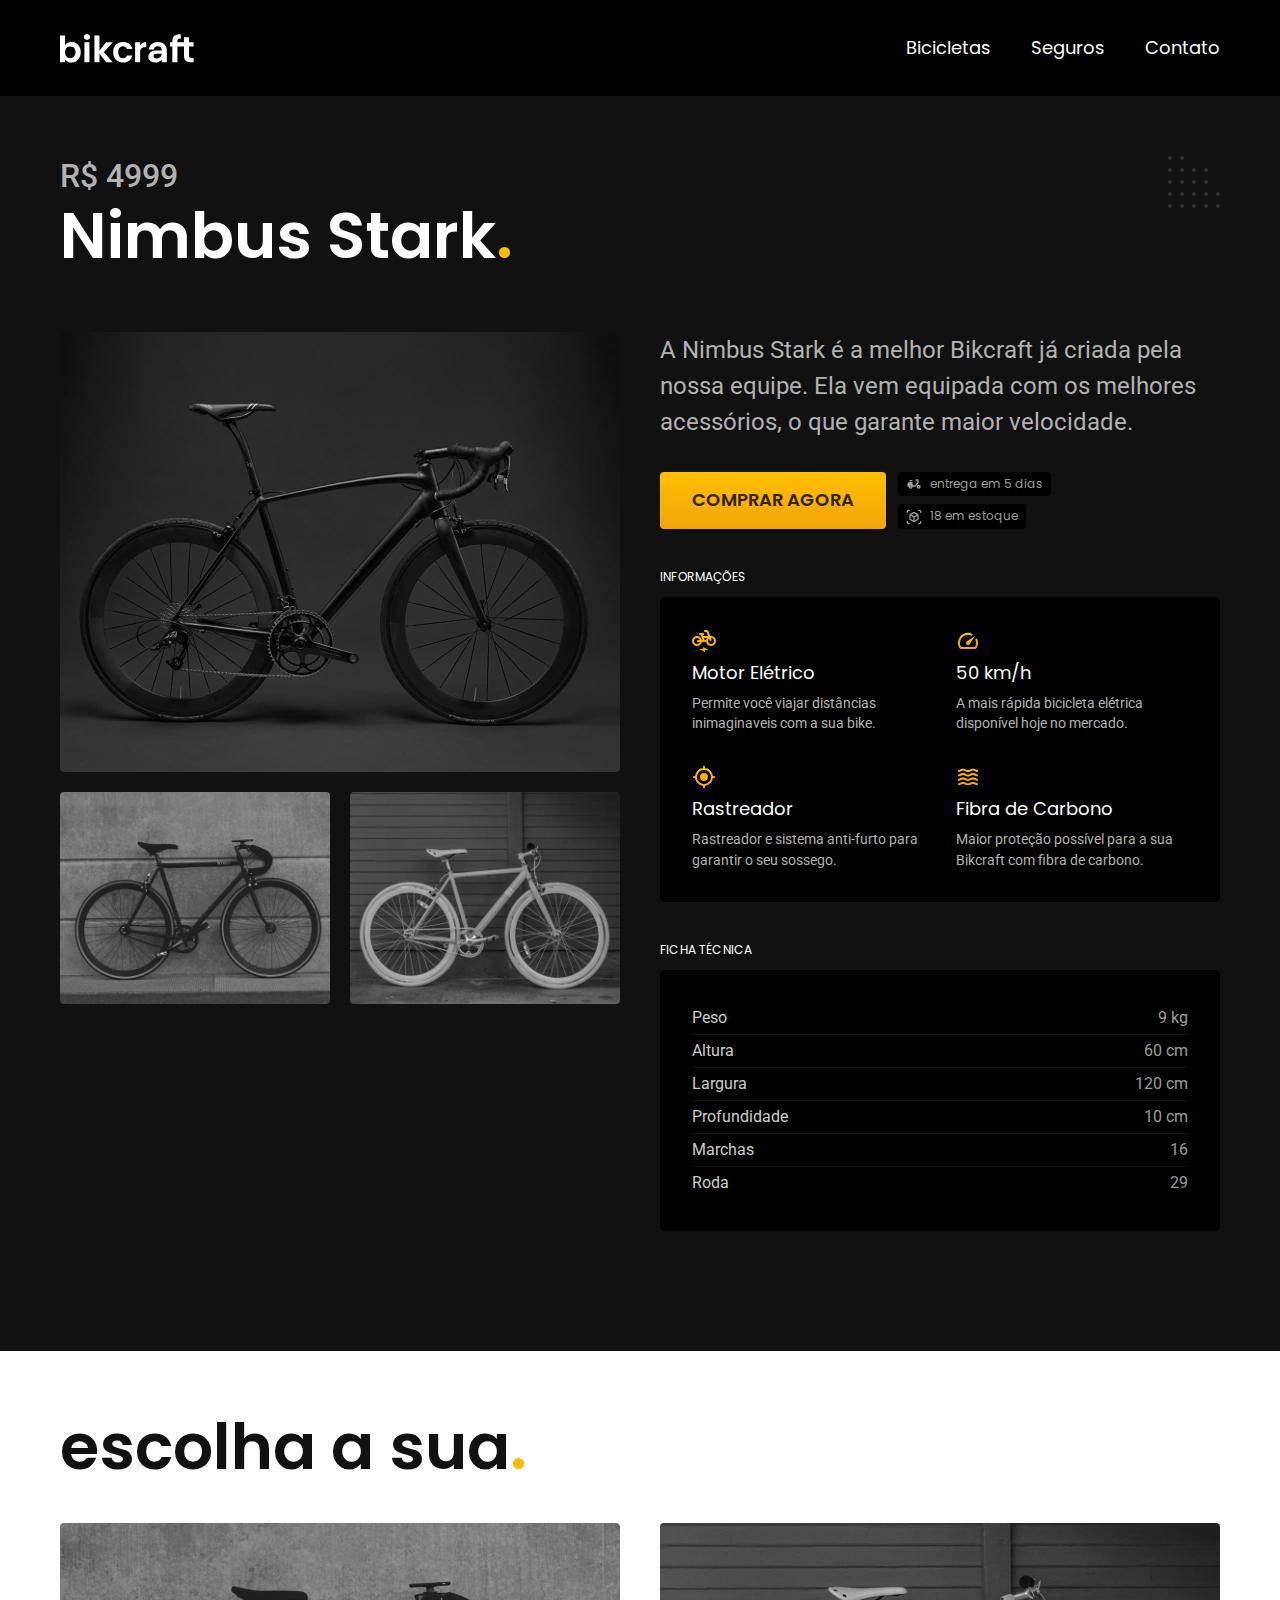
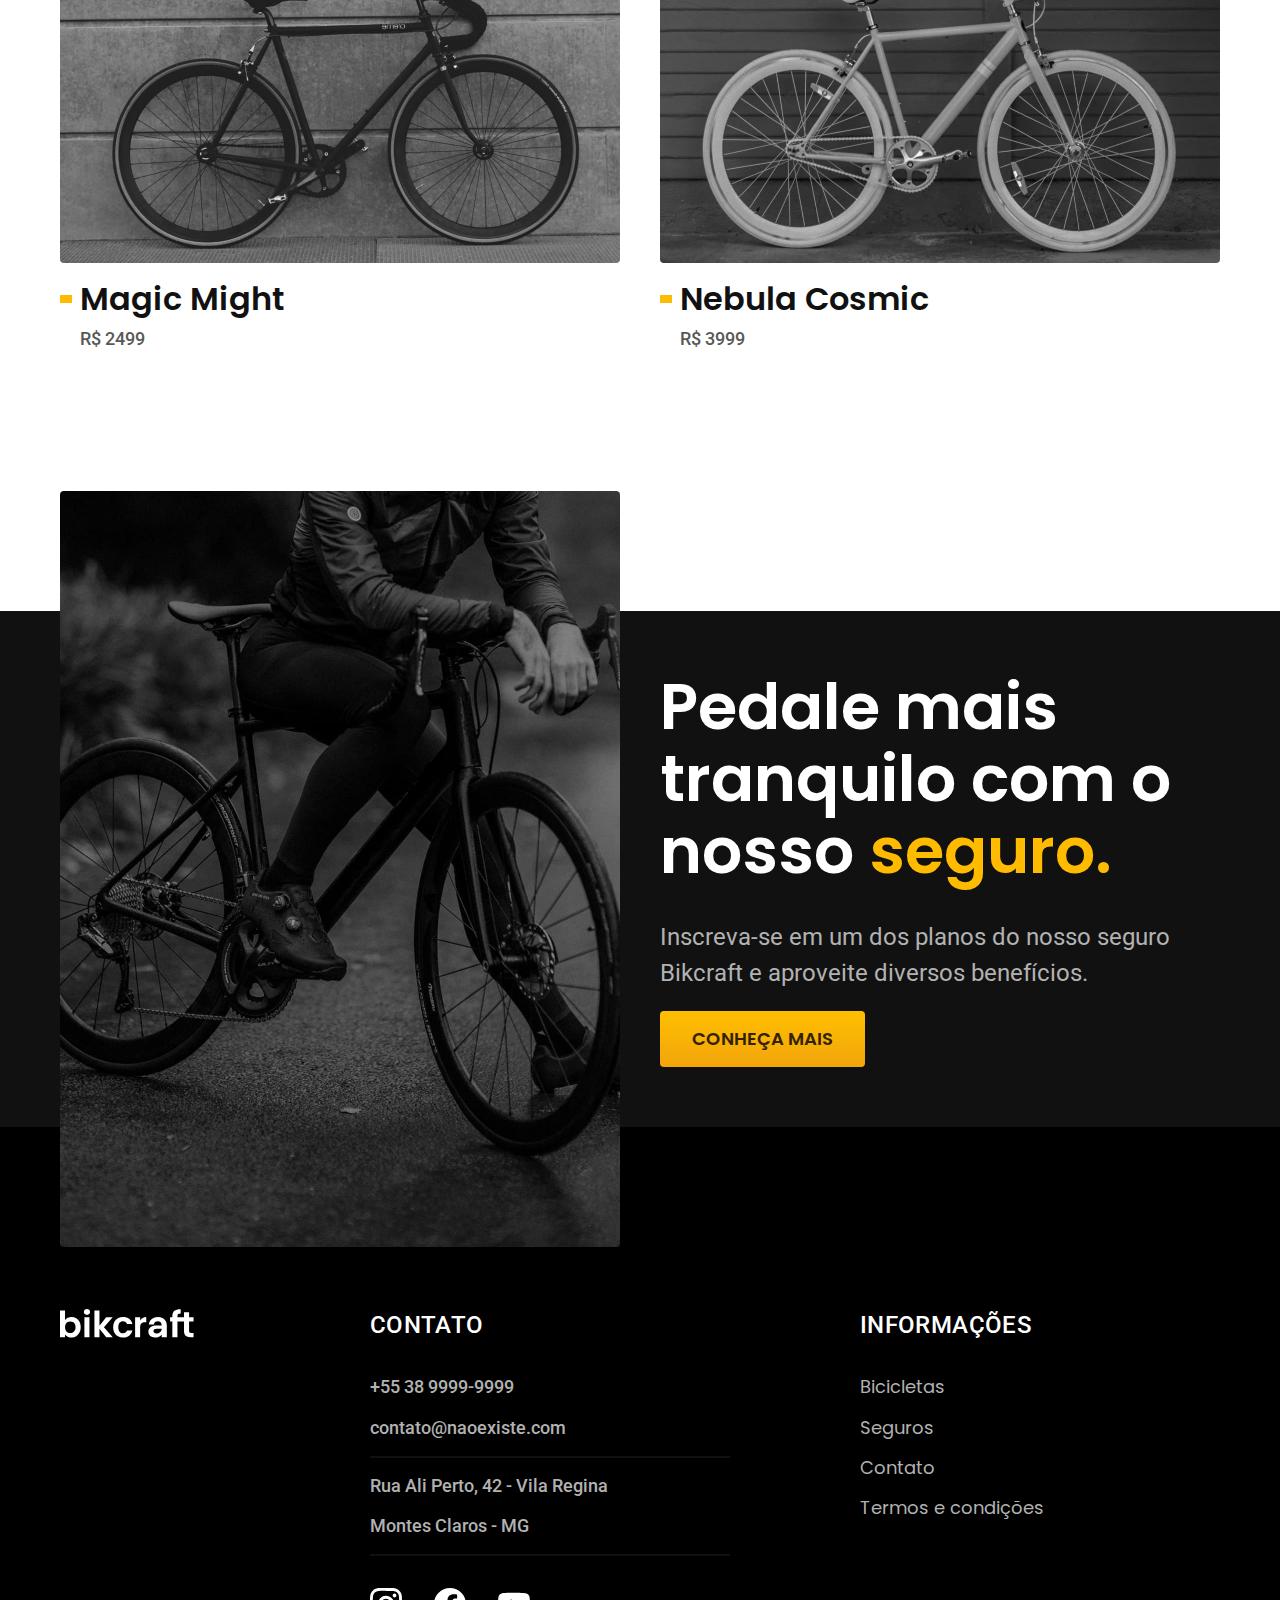
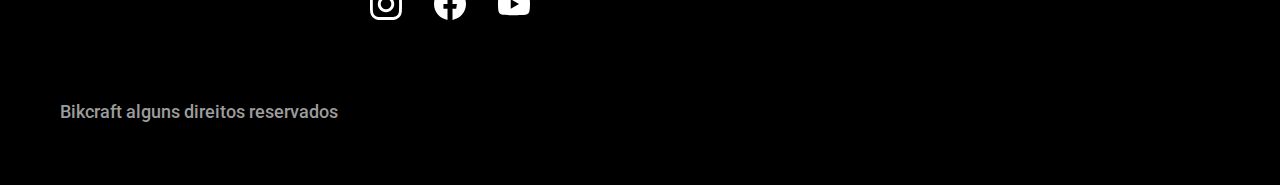
<file: bicicletas/nimbus.html>
<!DOCTYPE html>
<html lang="pt-br">

<head>
  <meta charset="UTF-8">
  <meta name="viewport" content="width=device-width, initial-scale=1.0">

  <title>Nimbus | Bikcraft</title>
  <meta name="description" content="Termos e condiçoes bikcraft">

  <link rel="icon" href="../favicon.svg" type="image/svg+xml">

  <link rel="stylesheet" href="../css/style.min.css">

  <link rel="preconnect" href="https://fonts.googleapis.com">
  <link rel="preconnect" href="https://fonts.gstatic.com" crossorigin>
  <link href="https://fonts.googleapis.com/css2?family=Merriweather:ital,wght@1,900&family=Poppins:wght@400;600&family=Roboto:wght@400;500&display=swap" rel="stylesheet">
  <script>document.documentElement.classList.add("js")</script>
</head>

<body id="bicicleta">
  <header class="header-bg">
    <div class="container header">
      <a href="./">
        <img src="../img/bikcraft.svg" alt="Bikcraft">
      </a>

      <nav aria-label="primaria">
        <ul class="header-menu font-1-m cor-0">
          <li><a href="../bicicletas.html">Bicicletas</a></li>
          <li><a href="../seguros.html">Seguros</a></li>
          <li><a href="../contato.html">Contato</a></li>
        </ul>
      </nav>
    </div>
  </header>

  <main class="titulo-bg">
    <div>
      <div class="titulo container">
        <p class="font-2-xl cor-5">R$ 4999</p>
        <h1 class="font-1-xxl cor-0">Nimbus Stark<span class="cor-p1">.</span></h1>
      </div>
    </div>
    <div class="bicicleta container">
      <div class="bicicleta-imagens">
        <img src="../img/bicicleta/nimbus1.jpg" alt="">
        <img src="../img/bicicleta/nimbus2.jpg" alt="">
        <img src="../img/bicicleta/nimbus3.jpg" alt="">
      </div>
      <div class="bicicleta-conteudo">
        <p class="font-2-l cor-5">A Nimbus Stark é a melhor Bikcraft já criada pela nossa equipe. Ela vem equipada com os melhores acessórios, o que garante maior velocidade.</p>
        <div class="bicicleta-comprar">
          <a class="botao" href="../orcamento.html?tipo=bikcraft&produto=nimbus">Comprar Agora</a>
          <span class="font-1-xs cor-6"><img src="../img/icones/entrega.svg" alt=""> entrega em 5 dias</span>
          <span class="font-1-xs cor-6"><img src="../img/icones/estoque.svg" alt=""> 18 em estoque</span>
        </div>

        <h2 class="font-1-xs cor-0">Informações</h2>
        <ul class="bicicleta-informacoes">
          <li>
            <img src="../img/icones/eletrica.svg" alt="">
            <h3 class="font-1-m cor-0">Motor Elétrico</h3>
            <p class="font-2-xs cor-5">Permite você viajar distâncias inimaginaveis com a sua bike.</p>
          </li>
          <li>
            <img src="../img/icones/velocidade.svg" alt="">
            <h3 class="font-1-m cor-0">50 km/h</h3>
            <p class="font-2-xs cor-5">A mais rápida bicicleta elétrica disponível hoje no mercado.</p>
          </li>
          <li>
            <img src="../img/icones/rastreador.svg" alt="">
            <h3 class="font-1-m cor-0">Rastreador</h3>
            <p class="font-2-xs cor-5">Rastreador e sistema anti-furto para garantir o seu sossego.</p>
          </li>
          <li>
            <img src="../img/icones/carbono.svg" alt="">
            <h3 class="font-1-m cor-0">Fibra de Carbono</h3>
            <p class="font-2-xs cor-5">Maior proteção possível para a sua Bikcraft com fibra de carbono.</p>
          </li>
        </ul>
        <h2 class="font-1-xs cor-0">Ficha Técnica</h2>
        <ul class="bicicleta-ficha font-2-s cor-4">
          <li>Peso <span>9 kg</span></li>
          <li>Altura <span>60 cm</span></li>
          <li>Largura <span>120 cm</span></li>
          <li>Profundidade <span>10 cm</span></li>
          <li>Marchas <span>16</span></li>
          <li>Roda <span>29</span></li>
        </ul>
      </div>
    </div>
  </main>

  <article class="bicicletas-lista container">
    <h2 class="font-1-xxl">escolha a sua<span class="cor-p1">.</span></h2>

    <ul>
      <li>
        <a href="./magic.html">
          <img src="../img/bicicletas/magic.jpg" alt="Bicicleta preta">
          <h3 class="font-1-xl">Magic Might</h3>
          <span class="font-2-m cor-8">R$ 2499</span>
        </a>
      </li>
      <li>
        <a href="./nebula.html">
          <img src="../img/bicicletas/nebula.jpg" alt="Bicicleta preta">
          <h3 class="font-1-xl">Nebula Cosmic</h3>
          <span class="font-2-m cor-8">R$ 3999</span>
        </a>
      </li>
    </ul>
  </article>

  <article class="seguro-bg">
    <div class="seguro container">
      <div class="seguro-imagem">
        <img src="../img/fotos/seguros.jpg" alt="Pessoa parada em cima de uma bicicleta.">
      </div>
      <div class="seguro-conteudo">
        <h2 class="font-1-xxl cor-0">Pedale mais tranquilo com o nosso <span class="cor-p1">seguro.</span></h2>
        <p class="font-2-l cor-5">Inscreva-se em um dos planos do nosso seguro Bikcraft e aproveite diversos benefícios.</p>
        <a class="botao" href="../seguros.html">Conheça Mais</a>
      </div>
    </div>
  </article>

  <footer class="footer-bg">
    <div class="footer container">
      <img src="../img/bikcraft.svg" alt="Bikcraft">
      <div class="footer-contato">
        <h3 class="font-2-l-b cor-0">Contato</h3>
        <ul class="font-2-m cor-5">
          <li><a href="tel:+553899999999">+55 38 9999-9999</a></li>
          <li><a href="mailto:contato@naoexiste.com">contato@naoexiste.com</a></li>
          <li>Rua Ali Perto, 42 - Vila Regina</li>
          <li>Montes Claros - MG</li>
        </ul>
        <div class="footer-redes">
          <a href="../">
            <img src="../img/redes/instagram.svg" alt="Instagram">
          </a>
          <a href="../">
            <img src="../img/redes/facebook.svg" alt="Facebook">
          </a>
          <a href="../">
            <img src="../img/redes/youtube.svg" alt="Youtube">
          </a>
        </div>
      </div>
      <div class="footer-informacoes">
        <h3 class="font-2-l-b cor-0">Informações</h3>
        <nav>
          <ul class="font-1-m cor-5">
            <li><a href="../bicicletas.html">Bicicletas</a></li>
            <li><a href="../seguros.html">Seguros</a></li>
            <li><a href="../contato.html">Contato</a></li>
            <li><a href="../termos.html">Termos e condições</a></li>
          </ul>
        </nav>
      </div>
      <p class="font-2-m cor-6 footer-copy">Bikcraft alguns direitos reservados</p>
    </div>
  </footer>
  <script src="../js/script.js"></script>
</body>

</html>
</file>
<file: css/style.min.css>
body{margin:0;font-family:Arial,Helvetica,sans-serif;color:#111}blockquote,dd,h1,h2,h3,h4,p,ul{margin:0}ul{padding:0;list-style:none}a{text-decoration:none;color:inherit}img{max-width:100%;display:block}img[src$=".jpg"]{border-radius:4px}.font-1-xs{font:400 0.75rem/1.35 Poppins,sans-serif}.font-2-xs{font:400 0.875rem/1.43 Roboto,sans-serif}.font-1-s{font:400 1rem/1.5 Poppins,sans-serif}.font-2-s{font:400 1rem/1.5 Roboto,sans-serif}.font-1-m,.font-1-m-b{font:400 1.125rem/1.35 Poppins,sans-serif}.font-1-m-b{font-weight:600}.font-2-m{font:500 1.125rem/1.35 Roboto,sans-serif}.font-1-l{font:400 1.5rem/1.5 Poppins,sans-serif}.font-2-l,.font-2-l-b{font:400 1.5rem/1.5 Roboto,sans-serif}.font-2-l-b{font-weight:500;letter-spacing:.015em;text-transform:uppercase}.font-1-xl{font:600 2rem/1.25 Poppins,sans-serif}.font-2-xl{font:500 2rem/1.25 Roboto,sans-serif}.font-1-xxl{font:600 4rem/1.125 Poppins,sans-serif}@media (max-width:1200px){.font-1-xxl{font-size:3rem}.font-2-l,.font-2-l-b{font-size:1.125rem}}@media (max-width:800px){.font-1-xxl{font-size:2rem}.font-1-xl,.font-2-xl{font-size:1.5rem}}:root{--cor-0:#ffffff;--cor-1:#f7f7f7;--cor-2:#ededed;--cor-3:#dedede;--cor-4:#cccccc;--cor-5:#b2b2b2;--cor-6:#9c9c9c;--cor-7:#717171;--cor-8:#595959;--cor-9:#404040;--cor-10:#2e2e2e;--cor-11:#111111;--cor-12:#000000;--cor-p1:#ffbb00;--cor-p2:#e4a30b;--cor-p3:#a66f00;--cor-p4:#664400;--cor-p5:#332200}.cor-0{color:var(--cor-0)}.cor-1{color:var(--cor-1)}.cor-2{color:var(--cor-2)}.cor-3{color:var(--cor-3)}.cor-4{color:var(--cor-4)}.cor-5{color:var(--cor-5)}.cor-6{color:var(--cor-6)}.cor-7{color:var(--cor-7)}.cor-8{color:var(--cor-8)}.cor-9{color:var(--cor-9)}.cor-10{color:var(--cor-10)}.cor-11{color:var(--cor-11)}.cor-12{color:var(--cor-12)}.cor-p1{color:var(--cor-p1)}.cor-p2{color:var(--cor-p2)}.cor-p3{color:var(--cor-p3)}.cor-p4{color:var(--cor-p4)}.cor-p5{color:var(--cor-p5)}.js .fadeInDown{transform:translate3d(0,-20px,0)}.js .fadeInUp{transform:translate3d(0,20px,0)}.js .fadeInRight{transform:translate3d(20px,0,0)}.js .fadeInLeft{transform:translate3d(-20px,0,0)}.js [data-anime]{opacity:0}.js .anime{opacity:1;transform:none;transition:transform .8s,opacity .8s}.header-bg{background-color:var(--cor-12)}.header{display:flex;flex-wrap:wrap;gap:20px;justify-content:space-between;align-items:center;padding:20px 0}.header-menu{display:flex;flex-wrap:wrap;gap:40px}.header-menu a{display:inline-block;padding:16px 0;position:relative}.header-menu a:after{content:"";display:block;height:2px;width:0;background:var(--cor-0);margin-top:4px;transition:.3s;position:absolute}.header-menu a.ativo::after,.header-menu a:hover:after{width:100%}@media (max-width:800px){.header-menu{gap:20px}.header-menu a{background:var(--cor-11);padding:12px 16px;border-radius:4px}.header-menu a:hover{background-color:var(--cor-10)}.header a:after{display:none}}@media (max-width:600px){.header-menu{gap:12px}.header-menu a{padding:8px 12px;font-size:14px}}.footer-bg{background:var(--cor-12)}.footer{display:grid;grid-template-columns:3fr 5fr 4fr;gap:40px;padding-top:60px;padding-bottom:60px}.footer h3{margin-bottom:32px}.footer-contato li:nth-child(2n):after{content:"";display:block;max-width:360px;height:2px;background:var(--cor-11);margin-top:16px}.footer-contato ul{margin-bottom:32px}.footer li{margin-bottom:16px}.footer-redes{display:flex;gap:32px}.footer a:hover{color:var(--cor-0)}.footer-copy{grid-column:1/-1;margin-top:40px}@media (max-width:800px){.footer>img{display:none}.footer{grid-template-columns:1fr 1fr}}@media (max-width:600px){.footer{grid-template-columns:1fr;gap:60px}.footer-copy{margin-top:0}}.container{box-sizing:border-box;max-width:1200px;padding-left:20px;padding-right:20px;margin-left:auto;margin-right:auto}.botao{display:inline-block;padding:16px 32px;background:linear-gradient(#ffbf00,#f2a50c);border-radius:4px;box-shadow:0 1px 2px rgba(0,0,0,.1);text-transform:uppercase;color:var(--cor-p5);font:600 1.125rem/1.35 Poppins,sans-serif;max-width:max-content;border:none;cursor:pointer}.botao.secundario{background:var(--cor-10);color:var(--cor-2)}.botao.secundario:hover{background:var(--cor-9)}.botao:hover{background:linear-gradient(#ffb60d,#e59317)}.botao.seta{display:flex;align-items:center}.botao.seta::after{content:"";display:inline-block;width:18px;height:10px;margin-left:12px;background:url(../img/icones/seta.svg);transition:transform .2s}.botao.seta:hover:after{transform:translateX(4px)}@media (max-width:600px){.botao{padding:12px 16px;font-size:1rem}}.link{display:inline-block;color:var(--cor-p1);font:500 1.5rem/1.5 Poppins,sans-serif;text-transform:uppercase;transition:.3s}.link::after{content:"";display:block;width:100%;height:4px;background-color:currentColor}.link:hover{color:var(--cor-0)}.titulo{background:url(../img/dec/top-right.svg) no-repeat top right 20px}.titulo-bg{background-color:var(--cor-11);padding-top:60px;padding-bottom:60px}.titulo p{margin-bottom:4px}@media (max-width:800px){.titulo-bg{padding-top:40px;padding-bottom:40px}.titulo p{font-size:1rem;text-transform:lowercase;font-weight:400}}.form{display:grid;grid-template-columns:1fr 1fr;gap:20px}.form label{display:block;font:400 1rem/1.5 Poppins,sans-serif;margin-bottom:4px}.form .col-2{grid-column:span 2}.form input[type=email],.form input[type=text],.form textarea{font:400 1rem/1.5 Roboto,sans-serif;background:var(--cor-1);border:1px solid var(--cor-2);padding:12px;border-radius:4px;width:100%;box-sizing:border-box}.form input[type=email]:focus,.form input[type=text]:focus,.form textarea:focus{outline:0;border-color:var(--cor-p1);background:var(--cor-0);box-shadow:0 0 0 2px #fea}@media (max-width:600px){.form{grid-template-columns:1fr}.form .col-2{grid-column:1}}.introducao-bg{background:var(--cor-12) url(../img/dec/bottom-left.svg) no-repeat bottom 160px left 20px;box-shadow:inset 0 -120px var(--cor-0)}.introducao{display:grid;grid-template-columns:1fr 1fr;gap:0 40px}.introducao-conteudo{align-self:end;padding-bottom:200px}.introducao img{width:100%;height:100%;object-fit:cover;border-radius:4px}.introducao h1{margin-bottom:32px}.introducao p{margin-bottom:20px}@media (max-width:800px){.introducao-bg{background:var(--cor-11);padding-top:40px;box-shadow:inset 0 -60px #fff}.introducao{grid-template-columns:1fr;gap:32px}.introducao-conteudo{padding-bottom:0}.introducao h1{margin-bottom:16px}.introducao img{height:300px;width:100%}}.tecnologia-bg{background-color:var(--cor-11);box-shadow:inset 0 80px var(--cor-0),inset 0 -80px var(--cor-0)}.tecnologia{display:grid;grid-template-columns:1fr 1fr;gap:40px}.tecnologia-imagem img{width:100%;height:100%;object-fit:cover;object-position:left}.tecnologia-conteudo{padding-top:160px;padding-bottom:160px}.tecnologia-conteudo>span{display:block;margin-bottom:20px}.tecnologia-conteudo h2{margin-bottom:32px}.tecnologia-conteudo>p{margin-bottom:20px}.tecnologia a{margin-bottom:80px}.tecnologia-vantagens{display:flex;gap:40px}.tecnologia-vantagens h3{margin-bottom:8px;width:max-content}.tecnologia-vantagens img{width:24px;margin-bottom:8px}@media (max-width:800px){.tecnologia-bg{box-shadow:initial}.tecnologia{grid-template-columns:1fr}.tecnologia-conteudo{padding:60px 0}.tecnologia-imagem{display:none}.tecnologia a{margin-bottom:60px}}@media (max-width:600px){.tecnologia-vantagens{flex-direction:column}}.parceiros{padding:60px 0 120px 0}.parceiros h2{margin-bottom:60px}.parceiros ul{max-width:1400px;padding:0 20px;margin:0 auto;display:grid;grid-template-columns:repeat(4,1fr)}.parceiros li{display:flex;padding:32px;border-left:2px solid var(--cor-2)}.parceiros img{margin:auto}.parceiros li:first-child,.parceiros li:nth-child(5){border:none}.parceiros li:nth-child(n+5){border-top:2px solid var(--cor-2)}@media (max-width:800px){.parceiros li{padding:20px}.parceiros{padding-bottom:60px}.parceiros h2{margin-bottom:20px}.parceiros ul{grid-template-columns:repeat(2,1fr)}.parceiros li:nth-child(n+3){border-top:2px solid var(--cor-2)}.parceiros li:nth-child(odd){border-left:none}}.depoimento{display:grid;grid-template-columns:1fr 1fr;background-color:var(--cor-p1);overflow:hidden}.depoimento img{border-radius:0;width:100%;height:100%;object-fit:cover}.depoimento-conteudo{padding:40px 40px 80px 80px;align-self:end;background:url(../img/dec/bottom-right-p.svg) no-repeat bottom 40px right 40px}.depoimento-conteudo p{font-family:Merriweather,serif;font-style:italic;font-weight:900;margin-bottom:32px;max-width:32ch;position:relative}.depoimento p::after,.depoimento p::before{font-size:5rem;color:var(--cor-p2);position:absolute}.depoimento p::before{content:'“';left:-50px;top:-20px}.depoimento p::after{content:'”'}@media (min-width:1200px){.depoimento img{max-height:520px}}@media (max-width:800px){.depoimento{grid-template-columns:1fr;text-align:center}.depoimento img{max-height:200px}.depoimento-conteudo{padding:40px 20px;justify-self:center}}.seguros-bg{background-color:var(--cor-11)}.seguros{padding-top:60px;padding-bottom:60px;display:grid;grid-template-columns:1fr 1fr;gap:40px;align-items:center}#seguros .seguros{padding-top:0}.seguros h2{grid-column:1/-1}.seguros-item{background-color:var(--cor-12);padding:32px 32px 32px 60px;display:grid;grid-template-columns:1fr auto;border-radius:10px}.seguros-item h3{margin-bottom:40px}.seguros-item span{grid-column:2;display:block;text-align:right}.seguros-item ul{grid-column:1/-1;margin-bottom:32px}.seguros-item li{display:flex;align-items:center;position:relative}.seguros-item li+li{margin-top:20px}.seguros-item li::before{content:"";display:inline-block;width:13px;height:9px;background-image:url(../img/icones/lista.svg);position:absolute;left:-21px}.seguros-item a{grid-column:1/-1}@media (max-width:800px){.seguros{grid-template-columns:1fr}}.bicicletas-lista{padding-top:60px;padding-bottom:120px}.bicicletas-lista h2{margin-bottom:40px}.bicicletas-lista ul{display:flex;gap:40px;padding:0 20px 20px 20px;max-width:1400px;margin-left:auto;margin-right:auto;overflow-x:auto}#bicicleta .bicicletas-lista ul{padding:0 0 20px 0}.bicicletas-lista li{flex:1;min-width:280px}.bicicletas-lista a{display:block}.bicicletas-lista img{margin-bottom:16px}.bicicletas-lista h3{margin-bottom:8px;display:flex;align-items:center}.bicicletas-lista h3::before{content:"";display:inline-block;height:8px;width:12px;margin-right:8px;background-color:var(--cor-p1);transition:width .2s}.bicicletas-lista a:hover h3::before{width:24px}.bicicletas-lista li span{padding-left:20px}@media (max-width:800px){.bicicletas-lista{padding-bottom:60px}.bicicletas-lista ul{gap:20px}}.bicicletas-bg{background-image:linear-gradient(to right,var(--cor-0) 30%,var(--cor-11) 0)}.bicicletas{display:grid;grid-template-columns:1fr 1fr;gap:40px;padding-top:60px;padding-bottom:60px;background:url(../img/dec/top-right.svg) no-repeat top 40px right 20px}.bicicletas-imagem{display:grid}.bicicletas-imagem img{grid-area:1/1}.bicicletas-imagem span{grid-area:1/1;place-self:start end;margin-top:20px;border-radius:4px 0 0 4px;background:var(--cor-12);padding:8px 16px 8px 8px;display:inline-block}.bicicletas-conteudo{display:grid;grid-template-columns:1fr auto;align-content:start}.bicicletas h2,.bicicletas p{grid-column:1/-1}.bicicletas h2{margin-bottom:20px}.bicicletas h2::before{content:"";display:block;width:12px;height:8px;background-color:var(--cor-p1);margin-bottom:8px}.bicicletas p{margin-bottom:32px}.bicicletas a{place-self:end}.bicicletas ul{display:grid;gap:16px}.bicicletas li{display:flex;align-items:center}.bicicletas-conteudo img{width:24px;margin-right:8px}@media (max-width:800px){.bicicletas{grid-template-columns:1fr;gap:20px;padding-top:40px;padding-bottom:40px}.bicicletas-bg{background:var(--cor-11)}}@media (max-width:800px){.bicicletas-conteudo{grid-template-columns:1fr}.bicicletas ul{font-size:1rem;grid-template-columns:1fr 1fr;margin-bottom:32px}.bicicletas a{place-self:start}}.bicicleta{display:grid;grid-template-columns:1fr 1fr;align-items:start;gap:40px;padding-top:60px;padding-bottom:60px}#bicicleta .titulo p{text-transform:uppercase}.bicicleta-imagens{display:flex;flex-wrap:wrap;gap:20px}.bicicleta-imagens img{flex:1;min-width:200px}.bicicleta-imagens img:first-child{min-width:100%}.bicicleta-conteudo>p{margin-bottom:32px}.bicicleta-comprar{display:grid;grid-template-columns:max-content auto;align-items:center;justify-items:start;gap:8px 12px;margin-bottom:40px}.bicicleta-comprar a{grid-row:span 2}.bicicleta-comprar span{display:flex;align-items:center;background-color:var(--cor-12);gap:8px;padding:4px 8px;border-radius:4px}.bicicleta-conteudo h2{text-transform:uppercase;letter-spacing:.015em;margin-bottom:12px}.bicicleta-ficha,.bicicleta-informacoes{padding:32px;background-color:var(--cor-12);border-radius:4px}.bicicleta-informacoes{margin-bottom:40px;display:grid;grid-template-columns:1fr 1fr;gap:32px}.bicicleta-informacoes img{width:24px;margin-bottom:8px}.bicicleta-informacoes h3{margin-bottom:8px}.bicicleta-ficha li{padding:4px 0;display:flex;justify-content:space-between;border-bottom:1px solid var(--cor-11)}.bicicleta-ficha li:last-child{border-bottom:none}.bicicleta-ficha span{color:var(--cor-6)}@media (max-width:800px){.bicicleta{grid-template-columns:1fr;padding-top:40px;padding-bottom:40px}.bicicleta-imagens{grid-row:2}}@media (max-width:400px){.bicicleta-informacoes{grid-template-columns:1fr}.bicicleta-comprar{grid-template-columns:1fr}}.seguro-bg{background-color:var(--cor-11);box-shadow:inset 0 120px var(--cor-0),inset 0 -120px var(--cor-12)}.seguro{display:grid;grid-template-columns:1fr 1fr;gap:40px}.seguro-imagem img{width:100%;height:100%;object-fit:cover}.seguro-conteudo{padding-top:180px;padding-bottom:180px}.seguro h2{margin-bottom:32px}.seguro p{margin-bottom:20px}@media (max-width:800px){.seguro-bg{box-shadow:inset 0 -60px var(--cor-12)}.seguro{grid-template-columns:1fr}.seguro-conteudo{grid-row:1;padding-top:40px;padding-bottom:0}}.vantagens-bg{background-color:var(--cor-12)}.vantagens{padding-top:120px;padding-bottom:120px}.vantagens h2{margin-bottom:60px}.vantagens ul{display:grid;grid-template-columns:repeat(auto-fit,minmax(280px,max-content));gap:40px 80px}.vantagens h3,.vantagens img{margin-bottom:8px}@media (max-width:800px){.vantagens{padding-top:60px;padding-bottom:60px}.vantagens h2{margin-bottom:40px}}.perguntas{padding-top:120px;padding-bottom:120px}.perguntas h2{margin-bottom:60px}.perguntas dl>div{padding:20px;border-radius:4px}.perguntas dl>div:nth-child(odd){background-color:var(--cor-1)}.perguntas button{display:grid;grid-template-columns:auto 1fr auto;align-items:center;gap:8px;cursor:pointer;border:none;background:0 0;width:100%;text-align:left}.perguntas button::before{content:"";display:inline-block;width:12px;height:8px;background-color:var(--cor-p1)}.perguntas button::after{content:"";display:inline-block;width:14px;height:6px;background:url(../img/icones/seta-abrir.svg)}.perguntas button:hover:after,.perguntas button[aria-expanded=true]::after{transform:rotate(180deg)}.js .perguntas dd{display:none}.js .perguntas dd.ativa{display:block}.perguntas dd{padding-left:20px;padding-top:16px;max-width:80ch}@media (max-width:800px){.perguntas{padding-top:60px;padding-bottom:60px}.perguntas h2{margin-bottom:40px}}#orcamento{background:linear-gradient(var(--cor-11) 600px,var(--cor-1) 0)}.orcamento{display:grid;grid-template-columns:5fr 7fr;padding-bottom:120px}.orcamento h2{text-transform:uppercase;position:relative;display:flex;align-items:center}.orcamento h2::before{content:"";display:inline-block;width:4px;height:8px;background-color:var(--cor-p1);position:absolute;left:-12px}.orcamento-dados,.orcamento-produto{padding:60px;box-shadow:0 1px 2px rgba(0,0,0,.1)}.orcamento-produto{border-radius:5px 0 0 5px;background:var(--cor-12) url("../img/dec/bottom-left.svg") no-repeat bottom 20px left 20px;display:grid;grid-template-columns:1fr 1fr;gap:20px;align-content:start}.orcamento-produto>*{grid-column:1/-1}.orcamento-produto>label{grid-column:initial}.orcamento-produto label{font:400 1rem/1.5 Poppins,sans-serif;color:var(--cor-4);background-color:var(--cor-10);padding:12px 16px;border-radius:4px;cursor:pointer;display:grid;grid-template-columns:auto 1fr auto;align-items:center;border:1px solid var(--cor-10)}.orcamento-produto input:checked+label{background:var(--cor-0);color:var(--cor-11)}.orcamento-produto label::before{content:"";display:inline-block;box-sizing:border-box;width:12px;height:12px;border:1px solid var(--cor-6);border-radius:50%;margin-right:8px}.orcamento-produto input:checked+label::before{border-color:var(--cor-7);box-shadow:inset 0 0 0 3px var(--cor-0),inset 0 0 0 6px var(--cor-7)}.orcamento-produto label:hover{background-color:var(--cor-9);border-color:var(--cor-9)}.orcamento-produto input:focus+label{box-shadow:0 0 0 2px var(--cor-p1);border-color:var(--cor-12)}.orcamento-produto label span{display:none}.orcamento-produto input:checked+label span{display:inline-block}.orcamento-produto input{opacity:0;position:absolute;pointer-events:none}.orcamento-dados{border-radius:0 5px 5px 0;background:var(--cor-0) url("../img/dec/bottom-right.svg") no-repeat bottom 20px right 20px}.orcamento-conteudo{display:none}.orcamento-conteudo h2,.orcamento-dados h2:nth-of-type(n+2){margin-top:20px}#bikcraft:checked~#orcamento-bikcraft,#seguro:checked~#orcamento-seguro{display:grid;gap:20px}.orcamento-detalhes{display:none;background:var(--cor-0);padding:20px;grid-template-columns:1fr 1fr;border-radius:4px;align-items:center}.orcamento-detalhes li{display:flex;align-items:center;margin-bottom:8px}.orcamento-detalhes li img{width:16px;margin-right:8px}.orcamento-produto input:checked+label+.orcamento-detalhes{display:grid}@media (max-width:1200px){.orcamento-dados,.orcamento-produto{padding:32px}}@media (max-width:800px){.orcamento{grid-template-columns:1fr}.orcamento-produto{border-radius:5px 5px 0 0;background:var(--cor-12)}.orcamento-dados{border-radius:0 0 5px 5px}}@media (max-width:400px){.orcamento-produto{grid-template-columns:1fr}}#contato{background:linear-gradient(var(--cor-11) 600px,var(--cor-1) 0)}.contato{display:grid;grid-template-columns:5fr 7fr}.contato-dados,.contato-formulario{padding:60px;box-shadow:0 1px 2px rgba(0,0,0,.1)}.contato-dados{border-radius:5px 0 0 5px;background:var(--cor-12) url("../img/dec/bottom-left.svg") no-repeat bottom 20px left 20px}.contato-formulario{border-radius:0 5px 5px 0;background:var(--cor-0) url("../img/dec/bottom-right.svg") no-repeat bottom 20px right 20px}.contato-dados h2{margin-bottom:60px}.contato-endereco{margin-bottom:32px;padding-left:28px;background:url("../img/icones/local.svg") no-repeat 0 2px}.contato-endereco p{margin-bottom:8px}.contato-meios a{display:block;max-width:max-content;margin-bottom:8px;padding-left:28px}.contato-meios a:hover{color:var(--cor-0)}.contato-meios a:first-child{background:url("../img/icones/email.svg") no-repeat 0 2px}.contato-meios a:nth-child(2){margin-bottom:32px}.contato-meios a:nth-child(3){background:url("../img/icones/telefone.svg") no-repeat 0 2px;margin-bottom:60px}.contato-redes{display:flex;gap:32px;padding-left:28px}@media (max-width:800px){.contato{grid-template-columns:1fr}.contato-dados,.contato-formulario{padding:20px}.contato-dados{border-radius:5px 5px 0 0;background:var(--cor-12)}.contato-formulario{border-radius:0 0 5px 5px}.contato-dados h2,.contato-meios a:nth-child(3){margin-bottom:32px}.contato-redes{margin-bottom:12px}}.lojas{display:grid;grid-template-columns:1fr 1fr;gap:0 40px;padding-top:120px;padding-bottom:120px}.lojas h2{grid-column:1/-1;margin-bottom:60px}.lojas img{border-radius:4px 4px 0 0}.lojas-item{border-radius:4px;background:var(--cor-0);box-shadow:0 1px 2px rgba(0,0,0,.1)}.lojas-conteudo{display:grid;grid-template-columns:1fr 1fr;gap:32px 16px;padding:32px}.lojas-conteudo h3,.lojas-tempo{grid-column:1/-1}.lojas-dados{display:grid;gap:8px;border-left:2px solid var(--cor-2);padding-left:12px}.lojas-tempo{display:flex;align-items:center;gap:8px}@media (max-width:800px){.lojas{gap:20px;padding-top:60px;padding-bottom:60px}.lojas h2{margin-bottom:32px}.lojas-conteudo{grid-template-columns:1fr}}@media (max-width:600px){.lojas{grid-template-columns:1fr}}.termos{padding-top:80px;padding-bottom:80px}.termos h2{font-weight:600;margin-bottom:32px}.termos p+h2{margin-top:40px}.termos p{margin-bottom:24px;max-width:75ch}
</file>
